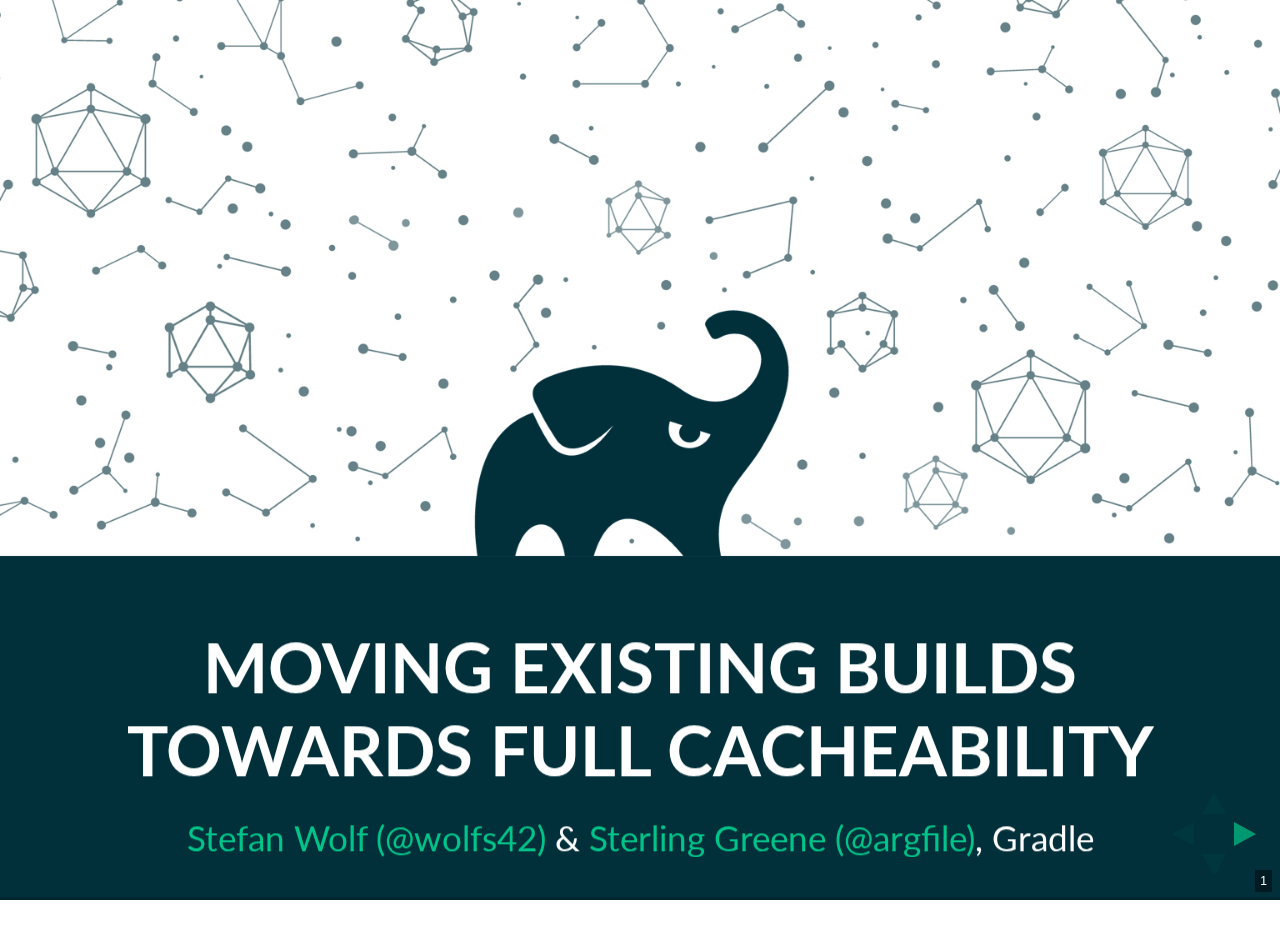
<file: index.html>
<!DOCTYPE html><html lang="en"><head><meta charset="utf-8" /><title>Moving Existing Builds Towards Full Cacheability</title><meta content="yes" name="apple-mobile-web-app-capable" /><meta content="black-translucent" name="apple-mobile-web-app-status-bar-style" /><meta content="width=device-width, initial-scale=1.0, maximum-scale=1.0, user-scalable=no, minimal-ui" name="viewport" /><link href="reveal.js/css/reveal.css" rel="stylesheet" /><link rel="stylesheet" href="reveal.js/css/theme/summit.css" id="theme" /><link rel="stylesheet" href="https://cdnjs.cloudflare.com/ajax/libs/font-awesome/4.3.0/css/font-awesome.min.css" /><link href="reveal.js/lib/css/zenburn.css" rel="stylesheet" /><script>document.write( '<link rel="stylesheet" href="reveal.js/css/print/' + ( window.location.search.match( /print-pdf/gi ) ? 'pdf' : 'paper' ) + '.css" type="text/css" media="print">' );</script><link rel="stylesheet" type="text/css" href="reveal.js/css/theme/asciinema-player.css" />
<link rel="stylesheet" type="text/css" href="reveal.js/css/theme/github-gist.css" />
<script src="reveal.js/css/theme/asciinema-player.js"></script></head><body><div class="reveal"><div class="slides"><section class="title" data-state="title" data-transition="zoom" data-transition-speed="fast" data-background-image="./images/title.jpeg"><h1>Moving Existing Builds Towards Full Cacheability</h1><div class="preamble"><div class="paragraph"><p><a href="https://twitter.com/wolfs42">Stefan Wolf (@wolfs42)</a> &amp; <a href="https://twitter.com/argfile">Sterling Greene (@argfile)</a>, Gradle</p></div></div></section>
<section id="agenda"><h2>Agenda</h2><div class="ulist"><ul><li><p>Quick overview of the build cache</p></li><li><p>Build cache concepts</p></li><li><p>Demos</p></li><li><p>Q&amp;A</p></li></ul></div></section>
<section><section id="build-cache"><h2>Build cache</h2></section><section id="what-is-it"><h2>What is it?</h2><div class="ulist"><ul><li><p>Released with Gradle 3.5</p></li><li><p>Stable for Java in 4.0</p></li><li><p>Uniquely identifies outputs of tasks by inputs</p><div class="ulist"><ul><li><p>Keeps them in a local cache</p></li><li><p>Shares them with a remote cache (provided by <a href="https://gradle.com/build-cache">Gradle Enterprise</a>)</p></li></ul></div></li></ul></div></section><section id="how-does-it-help"><h2>How does it help?</h2><div class="ulist"><ul><li><p>Save time by reusing outputs from other builds</p><div class="ulist"><ul><li><p>On your machine</p></li><li><p>On CI</p></li></ul></div></li><li><p>Our build saves <a href="https://blog.gradle.org/introducing-gradle-build-cache">25% on average</a>, but YMMV.</p></li></ul></div></section></section>
<section><section id="build-cache-concepts"><h2>Build Cache Concepts</h2></section><section id="build-cache-key"><h2>Build cache key</h2><div class="ulist"><ul><li><p>Build cache key is calculated using</p><div class="ulist"><ul><li><p>Task implementation (including Gradle version)</p></li><li><p>Task action implementations</p></li><li><p>Names of the output properties</p></li><li><p>Names and values of task inputs</p></li></ul></div></li><li><p><strong>NOTE</strong>: Task name is not an input</p></li></ul></div></section><section id="relationship-with-incremental-builds"><h2>Relationship with incremental builds</h2><div class="ulist"><ul><li><p>First, get reliable incremental builds</p></li><li><p>Next, get cacheable builds</p></li><li><p>Cacheable tasks require additional information for path sensitivity</p></li></ul></div></section><section id="repeatable-outputs"><h2>Repeatable outputs</h2><div class="ulist"><ul><li><p>Same inputs should produce same outputs</p></li><li><p>May be byte-for-byte equivalent</p></li><li><p>May be semantically equivalent (with normalization)</p></li></ul></div></section><section id="stable-inputs"><h2>Stable inputs</h2><div class="ulist"><ul><li><p>Inputs need to be <em>stable</em> for reliable cache hits</p></li><li><p>Typical sources of volatility in files or input properties:</p><div class="ulist"><ul><li><p>Timestamps</p></li><li><p>Absolute file paths</p></li><li><p>Non-determinstic ordering</p></li></ul></div></li></ul></div></section><section id="normalization"><h2>Normalization</h2><div class="ulist"><ul><li><p><code>@InputFiles</code>&#8201;&#8212;&#8201;no normalization</p></li><li><p><code>@CompileClasspath</code>&#8201;&#8212;&#8201;Extracts ABI from classes (<a href="https://summit.gradle.com/session/39175">Cedric&#8217;s talk, 4:40 PM</a>)</p></li><li><p><code>@Classpath</code>&#8201;&#8212;&#8201;treats files as a runtime Java classpath</p></li><li><p>Configurable runtime normalization to ignore files</p></li></ul></div></section></section>
<section><section id="demos"><h2>Demos</h2><div class="paragraph"><p><a href="https://github.com/wolfs/summit-2017-examples" class="bare">https://github.com/wolfs/summit-2017-examples</a></p></div></section><section id="incremental-build"><h2>Incremental build</h2></section><section id="caching-same-workspace"><h2>Caching same workspace</h2></section><section id="missing-task-inputs"><h2>Missing task inputs</h2></section><section id="caching-different-workspace"><h2>Caching different workspace</h2></section></section>
<section id="questions" data-background-image="./images/questions.jpg" data-background-size="cover"></section>
<section id="more-resources"><h2>More resources</h2><div class="ulist"><ul><li><p>Slides:</p><div class="ulist"><ul><li><p><a href="https://github.com/big-guy/gs-2017-cacheability" class="bare">https://github.com/big-guy/gs-2017-cacheability</a></p></li></ul></div></li><li><p>Build Cache Guide:</p><div class="ulist"><ul><li><p><a href="https://guides.gradle.org/using-build-cache" class="bare">https://guides.gradle.org/using-build-cache</a></p></li></ul></div></li><li><p>Gradle Enterprise:</p><div class="ulist"><ul><li><p><a href="https://gradle.com/build-cache" class="bare">https://gradle.com/build-cache</a></p></li></ul></div></li></ul></div>
<div class="paragraph"><p>Learn more at <a href="https://gradle.org">www.gradle.org</a></p></div></section>
<section id="thanks" data-background-image="./images/outro.jpeg" data-background-size="cover"></section></div></div><script src="reveal.js/lib/js/head.min.js"></script><script src="reveal.js/js/reveal.js"></script><script>// See https://github.com/hakimel/reveal.js#configuration for a full list of configuration options
Reveal.initialize({
  // Display controls in the bottom right corner
  controls: true,
  // Display a presentation progress bar
  progress: true,
  // Display the page number of the current slide
  slideNumber: true,
  // Push each slide change to the browser history
  history: true,
  // Enable keyboard shortcuts for navigation
  keyboard: true,
  // Enable the slide overview mode
  overview: true,
  // Vertical centering of slides
  center: true,
  // Enables touch navigation on devices with touch input
  touch: true,
  // Loop the presentation
  loop: false,
  // Change the presentation direction to be RTL
  rtl: false,
  // Turns fragments on and off globally
  fragments: true,
  // Flags if the presentation is running in an embedded mode,
  // i.e. contained within a limited portion of the screen
  embedded: false,
  // Number of milliseconds between automatically proceeding to the
  // next slide, disabled when set to 0, this value can be overwritten
  // by using a data-autoslide attribute on your slides
  autoSlide: 0,
  // Stop auto-sliding after user input
  autoSlideStoppable: true,
  // Enable slide navigation via mouse wheel
  mouseWheel: false,
  // Hides the address bar on mobile devices
  hideAddressBar: true,
  // Opens links in an iframe preview overlay
  previewLinks: false,
  // Theme (e.g., beige, black, league, night, serif, simple, sky, solarized, white)
  // NOTE setting the theme in the config no longer works in reveal.js 3.x
  //theme: Reveal.getQueryHash().theme || 'summit',
  // Transition style (e.g., none, fade, slide, convex, concave, zoom)
  transition: Reveal.getQueryHash().transition || 'linear',
  // Transition speed (e.g., default, fast, slow)
  transitionSpeed: 'default',
  // Transition style for full page slide backgrounds (e.g., none, fade, slide, convex, concave, zoom)
  backgroundTransition: 'fade',
  // Number of slides away from the current that are visible
  viewDistance: 3,
  // Parallax background image (e.g., "'https://s3.amazonaws.com/hakim-static/reveal-js/reveal-parallax-1.jpg'")
  parallaxBackgroundImage: '',
  // Parallax background size in CSS syntax (e.g., "2100px 900px")
  parallaxBackgroundSize: '',

  // The "normal" size of the presentation, aspect ratio will be preserved
  // when the presentation is scaled to fit different resolutions. Can be
  // specified using percentage units.
  width: 960,
  height: 700,

  // Factor of the display size that should remain empty around the content
  margin: 0.1,

  // Bounds for smallest/largest possible scale to apply to content
  minScale: 0.2,
  maxScale: 1.5,

  // Optional libraries used to extend on reveal.js
  dependencies: [
      { src: 'reveal.js/lib/js/classList.js', condition: function() { return !document.body.classList; } },
      { src: 'reveal.js/plugin/markdown/marked.js', condition: function() { return !!document.querySelector( '[data-markdown]' ); } },
      { src: 'reveal.js/plugin/markdown/markdown.js', condition: function() { return !!document.querySelector( '[data-markdown]' ); } },
      { src: 'reveal.js/plugin/highlight/highlight.js', async: true, callback: function() { hljs.initHighlightingOnLoad(); } },
      { src: 'reveal.js/plugin/zoom-js/zoom.js', async: true, condition: function() { return !!document.body.classList; } },
      { src: 'reveal.js/plugin/notes/notes.js', async: true, condition: function() { return !!document.body.classList; } }
  ]
});</script><div id="footer">
  <div style="width:100%">
     <div style="display:inline">Moving Existing Builds towards Full Cacheability - @gradle</div>
     <div style="display:inline; position:absolute; right: 50px;"><img src="images/gradle-logo-min.png"></div>
  </div>
</div></body></html>
</file>
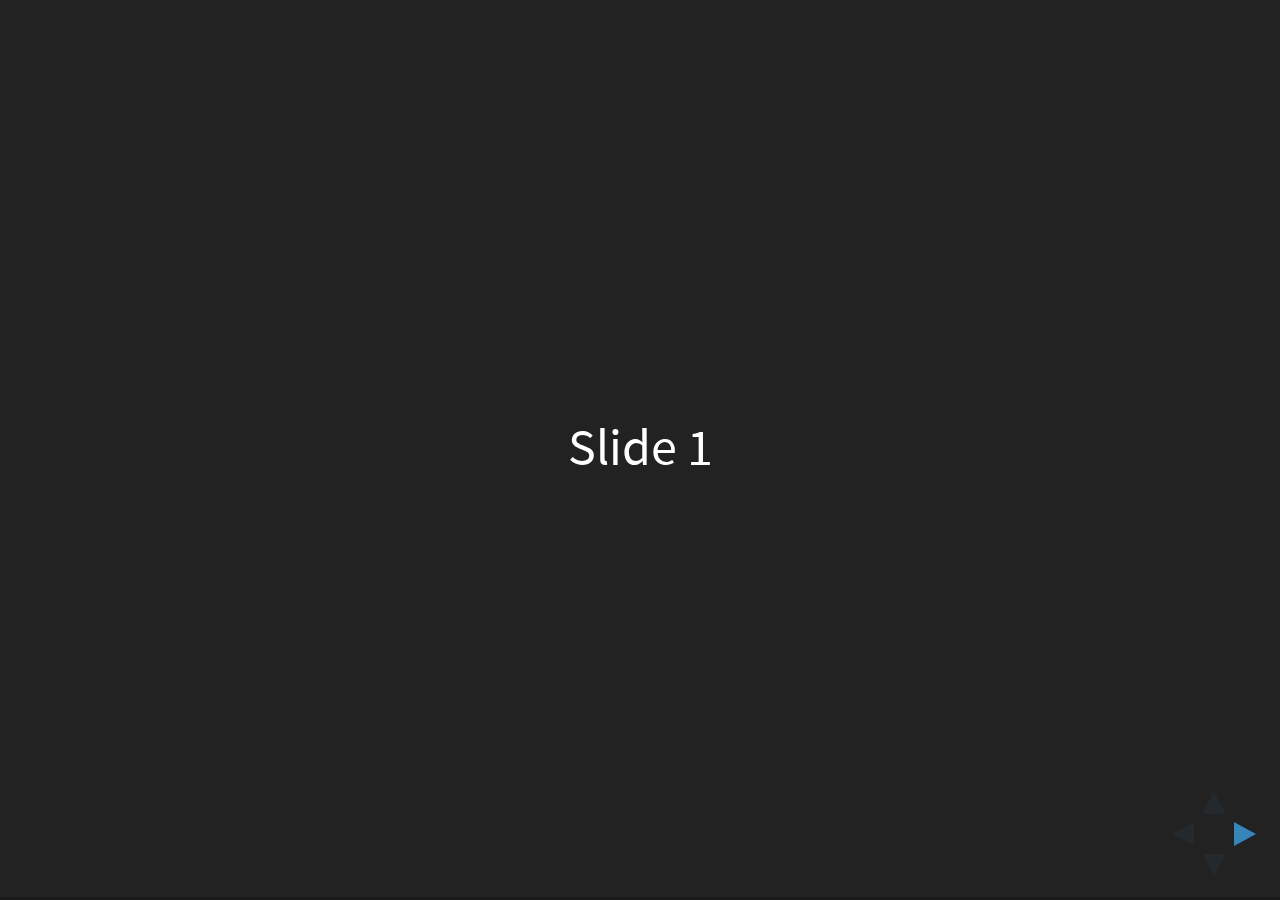
<file: reveal.js/index.html>
<!doctype html>
<html>
	<head>
		<meta charset="utf-8">
		<meta name="viewport" content="width=device-width, initial-scale=1.0, maximum-scale=1.0, user-scalable=no">

		<title>reveal.js</title>

		<link rel="stylesheet" href="css/reveal.css">
		<link rel="stylesheet" href="css/theme/black.css">

		<!-- Theme used for syntax highlighting of code -->
		<link rel="stylesheet" href="lib/css/zenburn.css">

		<!-- Printing and PDF exports -->
		<script>
			var link = document.createElement( 'link' );
			link.rel = 'stylesheet';
			link.type = 'text/css';
			link.href = window.location.search.match( /print-pdf/gi ) ? 'css/print/pdf.css' : 'css/print/paper.css';
			document.getElementsByTagName( 'head' )[0].appendChild( link );
		</script>
	</head>
	<body>
		<div class="reveal">
			<div class="slides">
				<section>Slide 1</section>
				<section>Slide 2</section>
			</div>
		</div>

		<script src="lib/js/head.min.js"></script>
		<script src="js/reveal.js"></script>

		<script>
			// More info about config & dependencies:
			// - https://github.com/hakimel/reveal.js#configuration
			// - https://github.com/hakimel/reveal.js#dependencies
			Reveal.initialize({
				dependencies: [
					{ src: 'plugin/markdown/marked.js' },
					{ src: 'plugin/markdown/markdown.js' },
					{ src: 'plugin/notes/notes.js', async: true },
					{ src: 'plugin/highlight/highlight.js', async: true, callback: function() { hljs.initHighlightingOnLoad(); } }
				]
			});
		</script>
	</body>
</html>
</file>
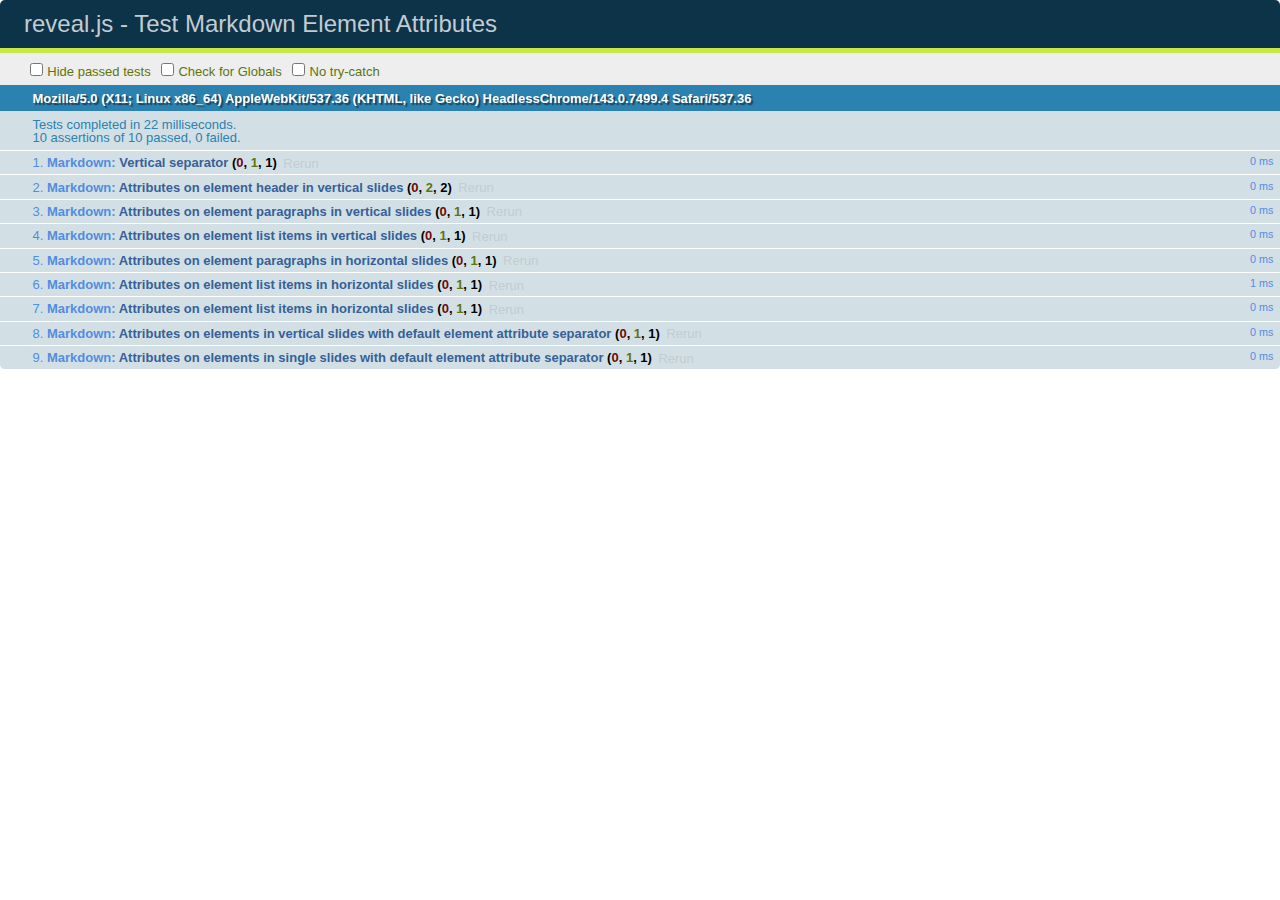
<file: reveal.js/test/test-markdown-element-attributes.html>
<!doctype html>
<html lang="en">

	<head>
		<meta charset="utf-8">

		<title>reveal.js - Test Markdown Element Attributes</title>

		<link rel="stylesheet" href="../css/reveal.css">
		<link rel="stylesheet" href="qunit-1.12.0.css">
	</head>

	<body style="overflow: auto;">

		<div id="qunit"></div>
		<div id="qunit-fixture"></div>

		<div class="reveal" style="display: none;">

			<div class="slides">

				<!-- <section data-markdown="example.md" data-separator="^\n\n\n" data-separator-vertical="^\n\n"></section> -->

				<!-- Slides are separated by newline + three dashes + newline, vertical slides identical but two dashes -->
				<section data-markdown data-separator="^\n---\n$" data-separator-vertical="^\n--\n$" data-element-attributes="{_\s*?([^}]+?)}">>
					<script type="text/template">
						## Slide 1.1
						<!-- {_class="fragment fade-out" data-fragment-index="1"} -->

						--

						## Slide 1.2
						<!-- {_class="fragment shrink"} -->

						Paragraph 1
						<!-- {_class="fragment grow"} -->

						Paragraph 2
						<!-- {_class="fragment grow"} -->

						- list item 1 <!-- {_class="fragment grow"} -->
						- list item 2 <!-- {_class="fragment grow"} -->
						- list item 3 <!-- {_class="fragment grow"} -->


						---

						## Slide 2


						Paragraph 1.2  
						multi-line <!-- {_class="fragment highlight-red"} -->

						Paragraph 2.2 <!-- {_class="fragment highlight-red"} -->

						Paragraph 2.3 <!-- {_class="fragment highlight-red"} -->

						Paragraph 2.4 <!-- {_class="fragment highlight-red"} -->

						- list item 1 <!-- {_class="fragment highlight-green"} -->
						- list item 2<!-- {_class="fragment highlight-green"} -->
						- list item 3<!-- {_class="fragment highlight-green"} -->
						- list item 4
						<!-- {_class="fragment highlight-green"} -->
						- list item 5<!-- {_class="fragment highlight-green"} -->

						Test

						![Example Picture](examples/assets/image2.png)
						<!-- {_class="reveal stretch"} -->

					</script>
				</section>



				<section 	data-markdown data-separator="^\n\n\n"
									data-separator-vertical="^\n\n"
									data-separator-notes="^Note:"
									data-charset="utf-8">
					<script type="text/template">
						# Test attributes in Markdown with default separator
						## Slide 1 Def <!-- .element: class="fragment highlight-red" data-fragment-index="1" -->


						## Slide 2 Def
						<!-- .element: class="fragment highlight-red" -->

					</script>
				</section>

				<section data-markdown>
				  <script type="text/template">
					## Hello world
					A paragraph
					<!-- .element: class="fragment highlight-blue" -->
				  </script>
				</section>

				<section data-markdown>
				  <script type="text/template">
					## Hello world

					Multiple  
					Line
					<!-- .element: class="fragment highlight-blue" -->
				  </script>
				</section>

				<section data-markdown>
				  <script type="text/template">
					## Hello world

					Test<!-- .element: class="fragment highlight-blue" -->

					More Test
				  </script>
				</section>


			</div>

		</div>

		<script src="../lib/js/head.min.js"></script>
		<script src="../js/reveal.js"></script>
		<script src="../plugin/markdown/marked.js"></script>
		<script src="../plugin/markdown/markdown.js"></script>
		<script src="qunit-1.12.0.js"></script>

		<script src="test-markdown-element-attributes.js"></script>

	</body>
</html>
</file>
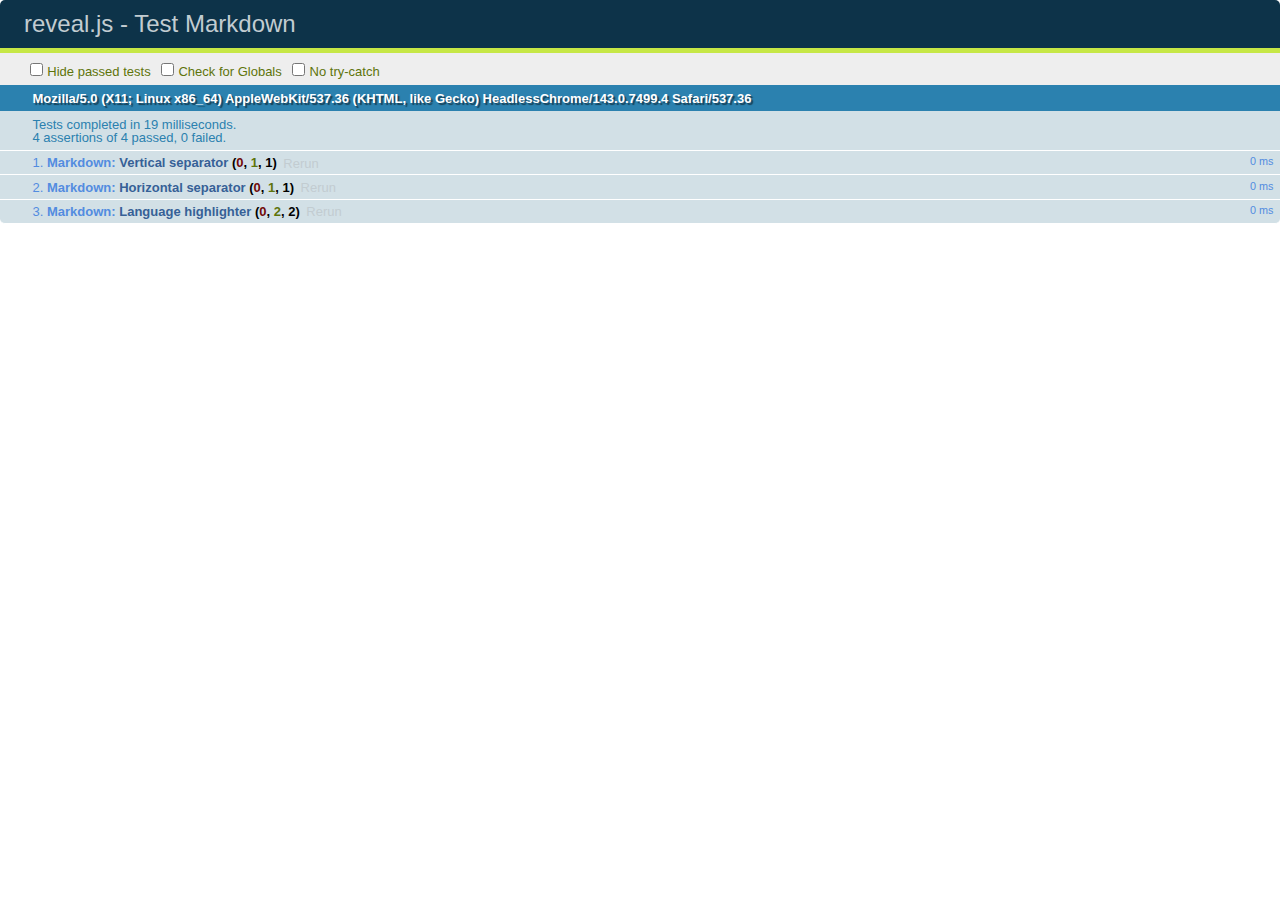
<file: reveal.js/test/test-markdown-external.html>
<!doctype html>
<html lang="en">

	<head>
		<meta charset="utf-8">

		<title>reveal.js - Test Markdown</title>

		<link rel="stylesheet" href="../css/reveal.css">
		<link rel="stylesheet" href="qunit-1.12.0.css">
	</head>

	<body style="overflow: auto;">

		<div id="qunit"></div>
  		<div id="qunit-fixture"></div>

		<div class="reveal" style="display: none;">

			<div class="slides">
				<section data-markdown="simple.md" data-separator="^\n\n\n" data-separator-vertical="^\n\n"></section>
			</div>

		</div>

		<script src="../lib/js/head.min.js"></script>
		<script src="../js/reveal.js"></script>
		<script src="../plugin/highlight/highlight.js"></script>
		<script src="../plugin/markdown/marked.js"></script>
		<script src="../plugin/markdown/markdown.js"></script>
		<script src="qunit-1.12.0.js"></script>

		<script src="test-markdown-external.js"></script>

	</body>
</html>
</file>
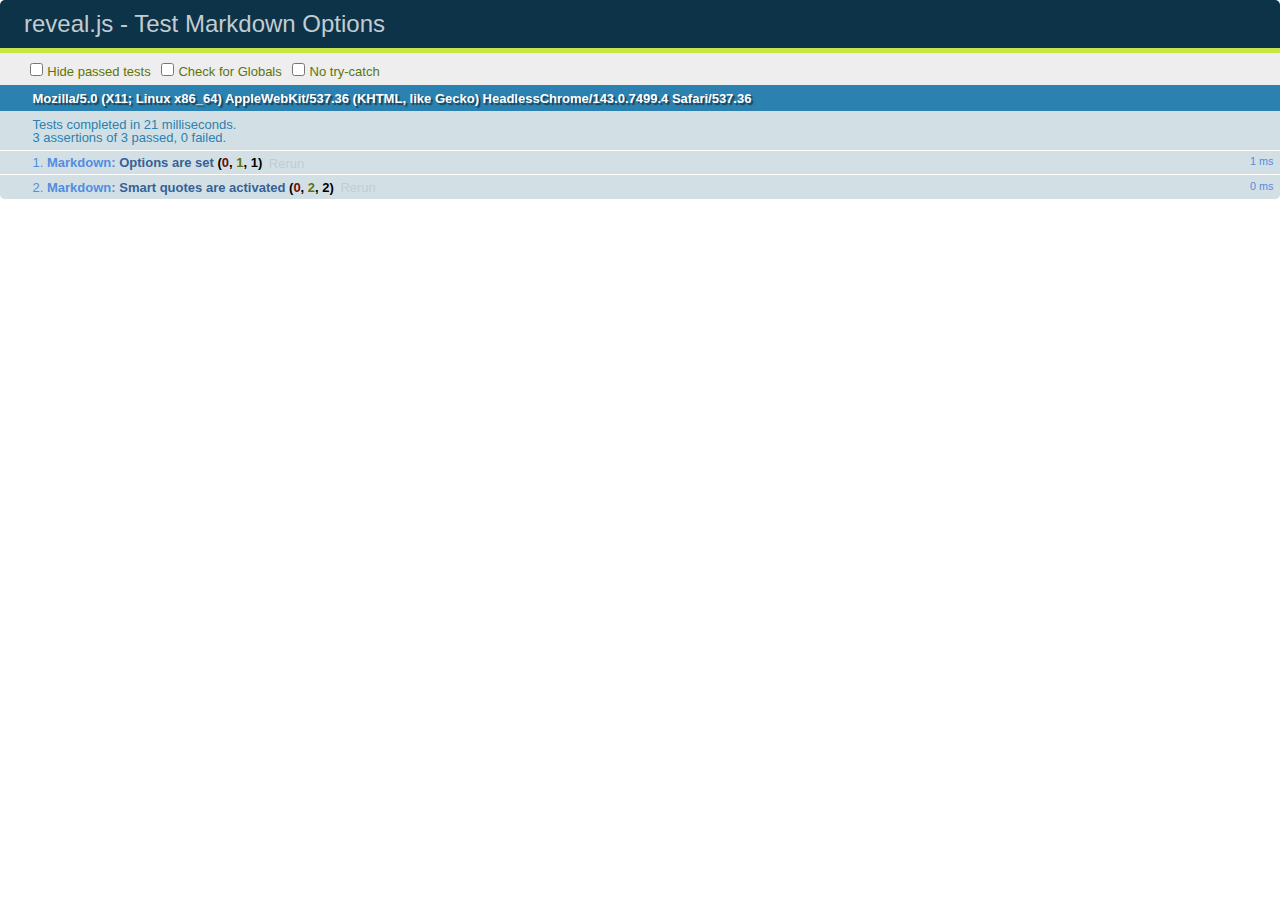
<file: reveal.js/test/test-markdown-options.html>
<!doctype html>
<html lang="en">

	<head>
		<meta charset="utf-8">

		<title>reveal.js - Test Markdown Options</title>

		<link rel="stylesheet" href="../css/reveal.css">
		<link rel="stylesheet" href="qunit-1.12.0.css">
	</head>

	<body style="overflow: auto;">

		<div id="qunit"></div>
		<div id="qunit-fixture"></div>

		<div class="reveal" style="display: none;">

			<div class="slides">

				<section data-markdown>
					<script type="text/template">
						## Testing Markdown Options

						This "slide" should contain 'smart' quotes.
					</script>
				</section>

			</div>

		</div>

		<script src="../lib/js/head.min.js"></script>
		<script src="../js/reveal.js"></script>
		<script src="qunit-1.12.0.js"></script>

		<script src="test-markdown-options.js"></script>

	</body>
</html>
</file>
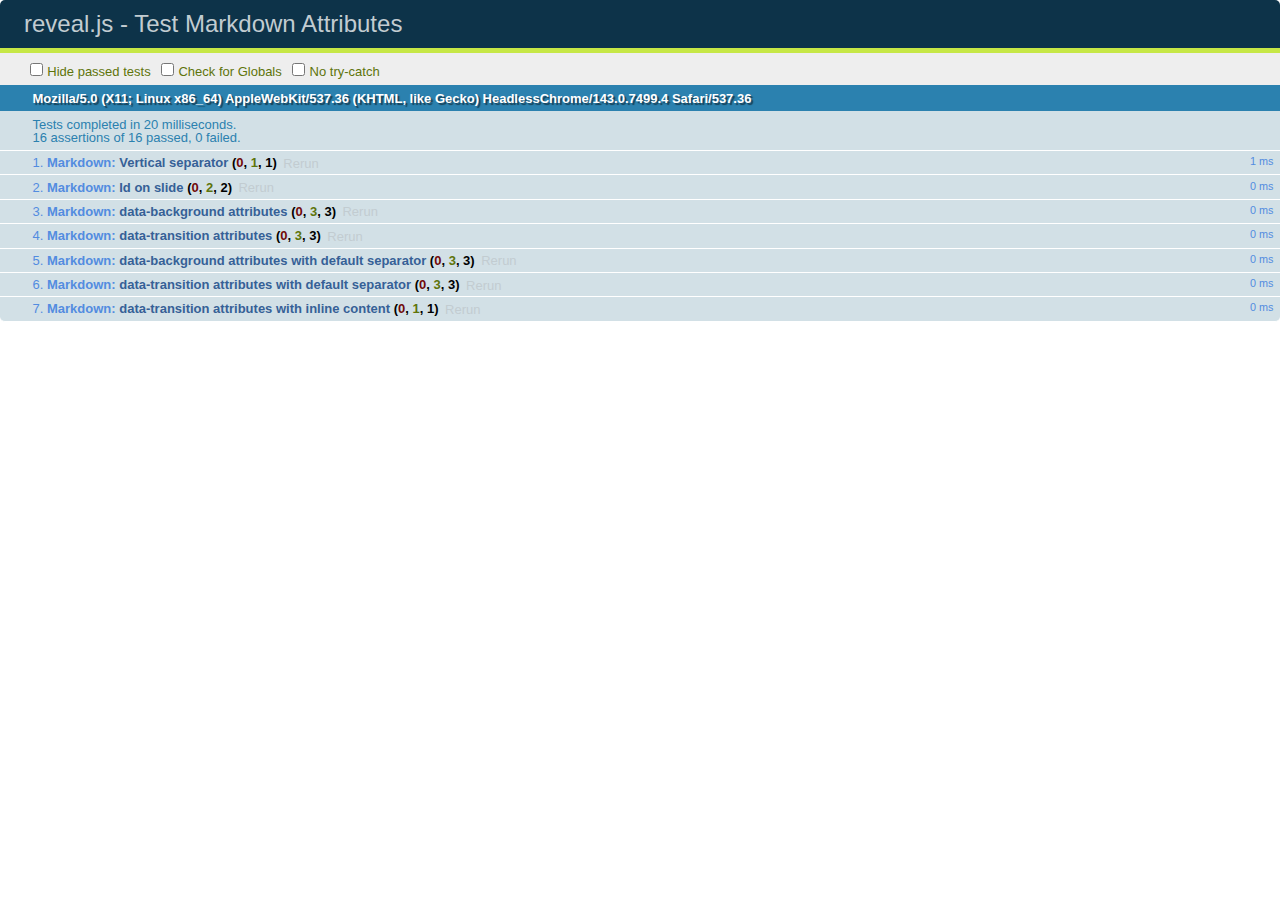
<file: reveal.js/test/test-markdown-slide-attributes.html>
<!doctype html>
<html lang="en">

	<head>
		<meta charset="utf-8">

		<title>reveal.js - Test Markdown Attributes</title>

		<link rel="stylesheet" href="../css/reveal.css">
		<link rel="stylesheet" href="qunit-1.12.0.css">
	</head>

	<body style="overflow: auto;">

		<div id="qunit"></div>
		<div id="qunit-fixture"></div>

		<div class="reveal" style="display: none;">

			<div class="slides">

				<!-- <section data-markdown="example.md" data-separator="^\n\n\n" data-separator-vertical="^\n\n"></section> -->

				<!-- Slides are separated by three lines, vertical slides by two lines, attributes are one any line starting with (spaces and) two dashes -->
				<section 	data-markdown data-separator="^\n\n\n"
									data-separator-vertical="^\n\n"
									data-separator-notes="^Note:"
									data-attributes="--\s(.*?)$"
									data-charset="utf-8">
					<script type="text/template">
						# Test attributes in Markdown
						## Slide 1



						## Slide 2
						<!-- -- id="slide2" data-transition="zoom" data-background="#A0C66B" -->


						## Slide 2.1
						<!-- -- data-background="#ff0000" data-transition="fade" -->


						## Slide 2.2
						[Link to Slide2](#/slide2)



						## Slide 3
						<!-- -- data-transition="zoom" data-background="#C6916B" -->



						## Slide 4
					</script>
				</section>

				<section 	data-markdown data-separator="^\n\n\n"
									data-separator-vertical="^\n\n"
									data-separator-notes="^Note:"
									data-charset="utf-8">
					<script type="text/template">
						# Test attributes in Markdown with default separator
						## Slide 1 Def



						## Slide 2 Def
						<!-- .slide: id="slide2def" data-transition="concave" data-background="#A7C66B" -->


						## Slide 2.1 Def
						<!-- .slide: data-background="#f70000" data-transition="page" -->


						## Slide 2.2 Def
						[Link to Slide2](#/slide2def)



						## Slide 3 Def
						<!-- .slide: data-transition="concave" data-background="#C7916B" -->



						## Slide 4
					</script>
				</section>

				<section data-markdown>
					<script type="text/template">
						<!-- .slide: data-background="#ff0000" -->
						## Hello world
					</script>
				</section>

				<section data-markdown>
					<script type="text/template">
						## Hello world
						<!-- .slide: data-background="#ff0000" -->
					</script>
				</section>

				<section data-markdown>
					<script type="text/template">
						## Hello world

						Test
						<!-- .slide: data-background="#ff0000" -->

						More Test
					</script>
				</section>

			</div>

		</div>

		<script src="../lib/js/head.min.js"></script>
		<script src="../js/reveal.js"></script>
		<script src="../plugin/markdown/marked.js"></script>
		<script src="../plugin/markdown/markdown.js"></script>
		<script src="qunit-1.12.0.js"></script>

		<script src="test-markdown-slide-attributes.js"></script>

	</body>
</html>
</file>
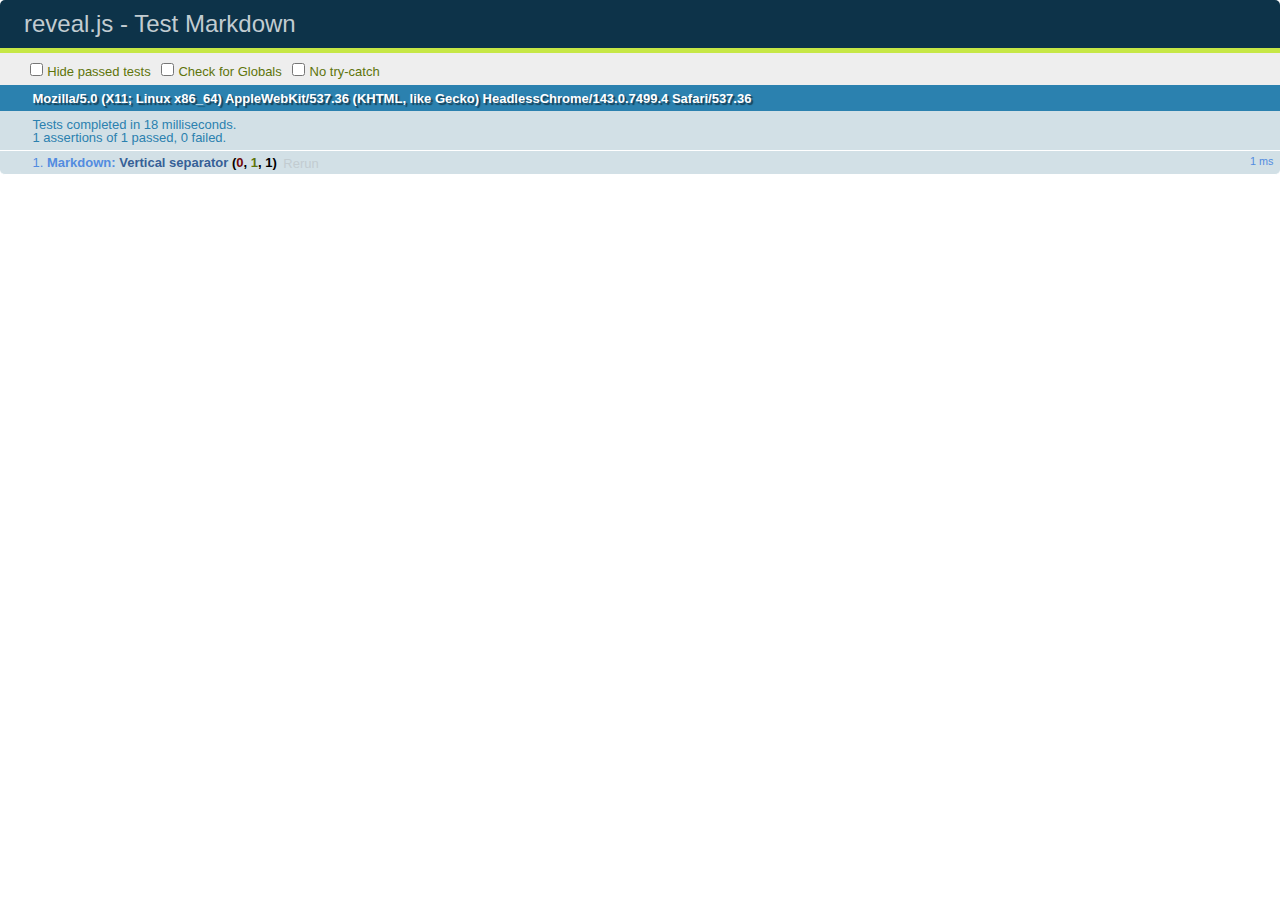
<file: reveal.js/test/test-markdown.html>
<!doctype html>
<html lang="en">

	<head>
		<meta charset="utf-8">

		<title>reveal.js - Test Markdown</title>

		<link rel="stylesheet" href="../css/reveal.css">
		<link rel="stylesheet" href="qunit-1.12.0.css">
	</head>

	<body style="overflow: auto;">

		<div id="qunit"></div>
		<div id="qunit-fixture"></div>

		<div class="reveal" style="display: none;">

			<div class="slides">

				<!-- <section data-markdown="example.md" data-separator="^\n\n\n" data-separator-vertical="^\n\n"></section> -->

				<!-- Slides are separated by newline + three dashes + newline, vertical slides identical but two dashes -->
				<section data-markdown data-separator="^\n---\n$" data-separator-vertical="^\n--\n$">
					<script type="text/template">
						## Slide 1.1

						--

						## Slide 1.2

						---

						## Slide 2
					</script>
				</section>

			</div>

		</div>

		<script src="../lib/js/head.min.js"></script>
		<script src="../js/reveal.js"></script>
		<script src="../plugin/markdown/marked.js"></script>
		<script src="../plugin/markdown/markdown.js"></script>
		<script src="qunit-1.12.0.js"></script>

		<script src="test-markdown.js"></script>

	</body>
</html>
</file>
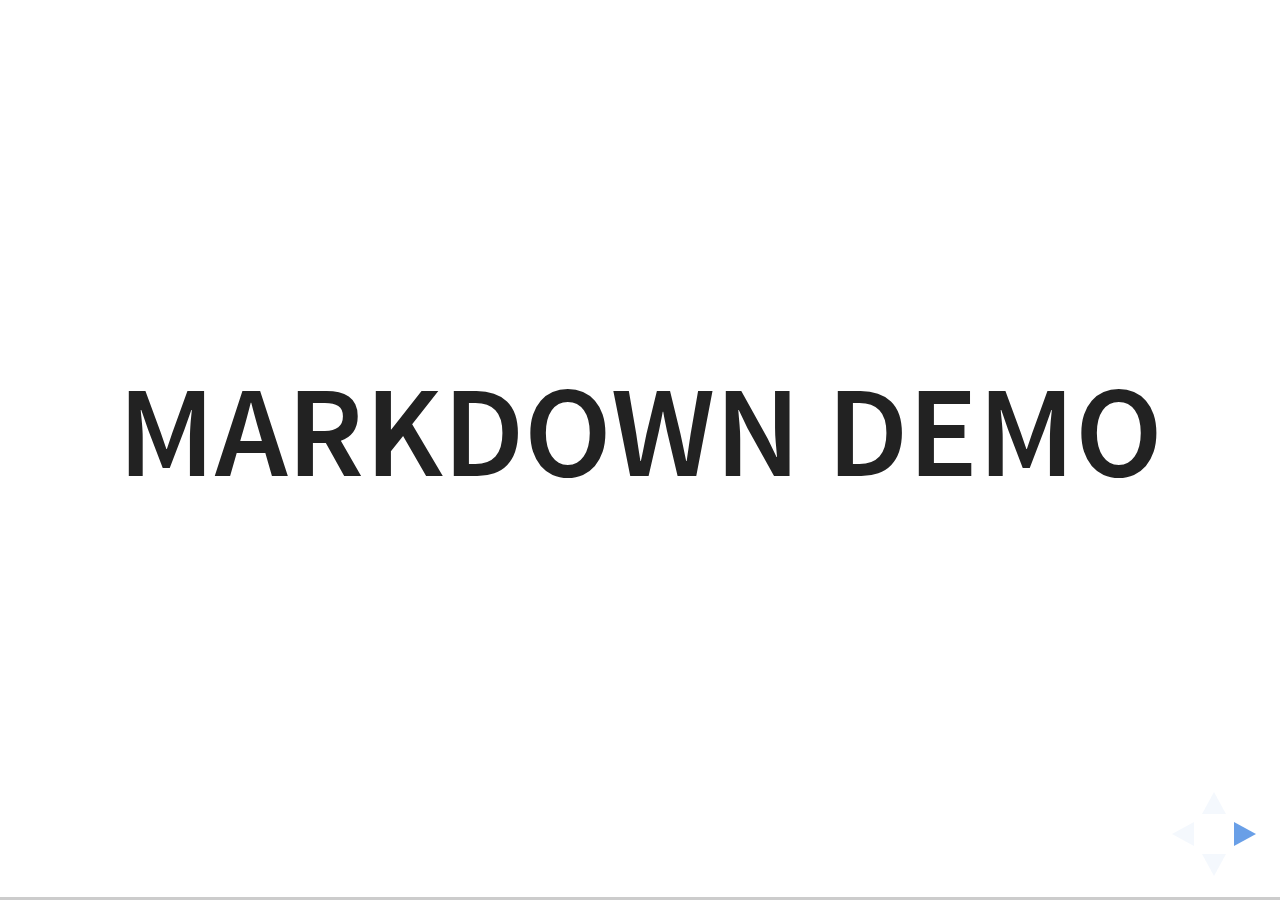
<file: reveal.js/plugin/markdown/example.html>
<!doctype html>
<html lang="en">

	<head>
		<meta charset="utf-8">

		<title>reveal.js - Markdown Demo</title>

		<link rel="stylesheet" href="../../css/reveal.css">
		<link rel="stylesheet" href="../../css/theme/white.css" id="theme">

        <link rel="stylesheet" href="../../lib/css/zenburn.css">
	</head>

	<body>

		<div class="reveal">

			<div class="slides">

                <!-- Use external markdown resource, separate slides by three newlines; vertical slides by two newlines -->
                <section data-markdown="example.md" data-separator="^\n\n\n" data-separator-vertical="^\n\n"></section>

                <!-- Slides are separated by three dashes (quick 'n dirty regular expression) -->
                <section data-markdown data-separator="---">
                    <script type="text/template">
                        ## Demo 1
                        Slide 1
                        ---
                        ## Demo 1
                        Slide 2
                        ---
                        ## Demo 1
                        Slide 3
                    </script>
                </section>

                <!-- Slides are separated by newline + three dashes + newline, vertical slides identical but two dashes -->
                <section data-markdown data-separator="^\n---\n$" data-separator-vertical="^\n--\n$">
                    <script type="text/template">
                        ## Demo 2
                        Slide 1.1

                        --

                        ## Demo 2
                        Slide 1.2

                        ---

                        ## Demo 2
                        Slide 2
                    </script>
                </section>

                <!-- No "extra" slides, since there are no separators defined (so they'll become horizontal rulers) -->
                <section data-markdown>
                    <script type="text/template">
                        A

                        ---

                        B

                        ---

                        C
                    </script>
                </section>

                <!-- Slide attributes -->
                <section data-markdown>
                    <script type="text/template">
                        <!-- .slide: data-background="#000000" -->
                        ## Slide attributes
                    </script>
                </section>

                <!-- Element attributes -->
                <section data-markdown>
                    <script type="text/template">
                        ## Element attributes
                        - Item 1 <!-- .element: class="fragment" data-fragment-index="2" -->
                        - Item 2 <!-- .element: class="fragment" data-fragment-index="1" -->
                    </script>
                </section>

                <!-- Code -->
                <section data-markdown>
                    <script type="text/template">
                        ```php
                        public function foo()
                        {
                            $foo = array(
                                'bar' => 'bar'
                            )
                        }
                        ```
                    </script>
                </section>

            </div>
		</div>

		<script src="../../lib/js/head.min.js"></script>
		<script src="../../js/reveal.js"></script>

		<script>

			Reveal.initialize({
				controls: true,
				progress: true,
				history: true,
				center: true,

				// Optional libraries used to extend on reveal.js
				dependencies: [
					{ src: '../../lib/js/classList.js', condition: function() { return !document.body.classList; } },
					{ src: 'marked.js', condition: function() { return !!document.querySelector( '[data-markdown]' ); } },
                    { src: 'markdown.js', condition: function() { return !!document.querySelector( '[data-markdown]' ); } },
                    { src: '../highlight/highlight.js', async: true, callback: function() { hljs.initHighlightingOnLoad(); } },
					{ src: '../notes/notes.js' }
				]
			});

		</script>

	</body>
</html>
</file>
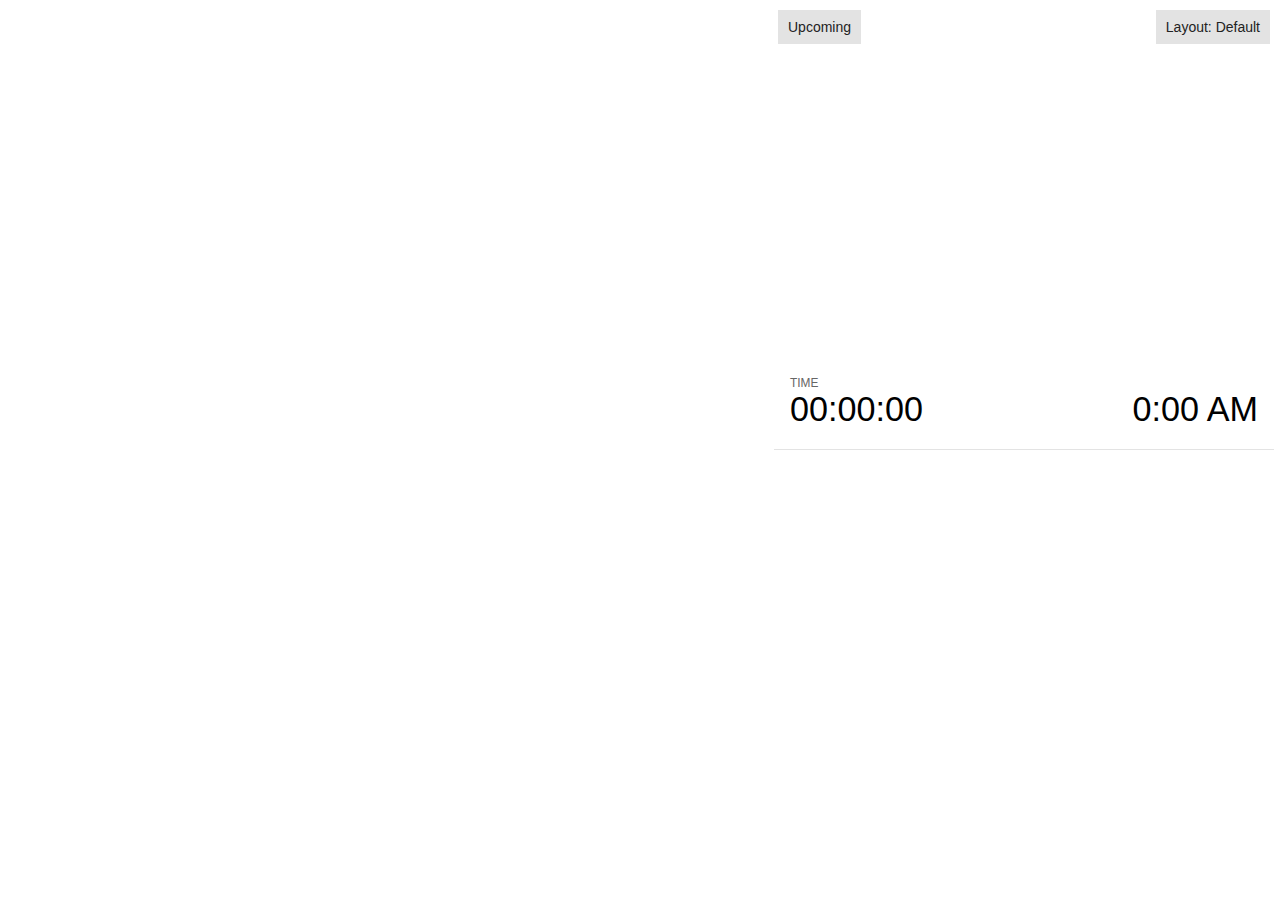
<file: reveal.js/plugin/notes/notes.html>
<!doctype html>
<html lang="en">
	<head>
		<meta charset="utf-8">

		<title>reveal.js - Slide Notes</title>

		<style>
			body {
				font-family: Helvetica;
				font-size: 18px;
			}

			#current-slide,
			#upcoming-slide,
			#speaker-controls {
				padding: 6px;
				box-sizing: border-box;
				-moz-box-sizing: border-box;
			}

			#current-slide iframe,
			#upcoming-slide iframe {
				width: 100%;
				height: 100%;
				border: 1px solid #ddd;
			}

			#current-slide .label,
			#upcoming-slide .label {
				position: absolute;
				top: 10px;
				left: 10px;
				z-index: 2;
			}

			.overlay-element {
				height: 34px;
				line-height: 34px;
				padding: 0 10px;
				text-shadow: none;
				background: rgba( 220, 220, 220, 0.8 );
				color: #222;
				font-size: 14px;
			}

			.overlay-element.interactive:hover {
				background: rgba( 220, 220, 220, 1 );
			}

			#current-slide {
				position: absolute;
				width: 60%;
				height: 100%;
				top: 0;
				left: 0;
				padding-right: 0;
			}

			#upcoming-slide {
				position: absolute;
				width: 40%;
				height: 40%;
				right: 0;
				top: 0;
			}

			/* Speaker controls */
			#speaker-controls {
				position: absolute;
				top: 40%;
				right: 0;
				width: 40%;
				height: 60%;
				overflow: auto;
				font-size: 18px;
			}

				.speaker-controls-time.hidden,
				.speaker-controls-notes.hidden {
					display: none;
				}

				.speaker-controls-time .label,
				.speaker-controls-pace .label,
				.speaker-controls-notes .label {
					text-transform: uppercase;
					font-weight: normal;
					font-size: 0.66em;
					color: #666;
					margin: 0;
				}

				.speaker-controls-time, .speaker-controls-pace {
					border-bottom: 1px solid rgba( 200, 200, 200, 0.5 );
					margin-bottom: 10px;
					padding: 10px 16px;
					padding-bottom: 20px;
					cursor: pointer;
				}

				.speaker-controls-time .reset-button {
					opacity: 0;
					float: right;
					color: #666;
					text-decoration: none;
				}
				.speaker-controls-time:hover .reset-button {
					opacity: 1;
				}

				.speaker-controls-time .timer,
				.speaker-controls-time .clock {
					width: 50%;
				}

				.speaker-controls-time .timer,
				.speaker-controls-time .clock,
				.speaker-controls-time .pacing .hours-value,
				.speaker-controls-time .pacing .minutes-value,
				.speaker-controls-time .pacing .seconds-value {
					font-size: 1.9em;
				}

				.speaker-controls-time .timer {
					float: left;
				}

				.speaker-controls-time .clock {
					float: right;
					text-align: right;
				}

				.speaker-controls-time span.mute {
					opacity: 0.3;
				}

				.speaker-controls-time .pacing-title {
					margin-top: 5px;
				}

				.speaker-controls-time .pacing.ahead {
					color: blue;
				}

				.speaker-controls-time .pacing.on-track {
					color: green;
				}

				.speaker-controls-time .pacing.behind {
					color: red;
				}

				.speaker-controls-notes {
					padding: 10px 16px;
				}

				.speaker-controls-notes .value {
					margin-top: 5px;
					line-height: 1.4;
					font-size: 1.2em;
				}

			/* Layout selector */
			#speaker-layout {
				position: absolute;
				top: 10px;
				right: 10px;
				color: #222;
				z-index: 10;
			}
				#speaker-layout select {
					position: absolute;
					width: 100%;
					height: 100%;
					top: 0;
					left: 0;
					border: 0;
					box-shadow: 0;
					cursor: pointer;
					opacity: 0;

					font-size: 1em;
					background-color: transparent;

					-moz-appearance: none;
					-webkit-appearance: none;
					-webkit-tap-highlight-color: rgba(0, 0, 0, 0);
				}

				#speaker-layout select:focus {
					outline: none;
					box-shadow: none;
				}

			.clear {
				clear: both;
			}

			/* Speaker layout: Wide */
			body[data-speaker-layout="wide"] #current-slide,
			body[data-speaker-layout="wide"] #upcoming-slide {
				width: 50%;
				height: 45%;
				padding: 6px;
			}

			body[data-speaker-layout="wide"] #current-slide {
				top: 0;
				left: 0;
			}

			body[data-speaker-layout="wide"] #upcoming-slide {
				top: 0;
				left: 50%;
			}

			body[data-speaker-layout="wide"] #speaker-controls {
				top: 45%;
				left: 0;
				width: 100%;
				height: 50%;
				font-size: 1.25em;
			}

			/* Speaker layout: Tall */
			body[data-speaker-layout="tall"] #current-slide,
			body[data-speaker-layout="tall"] #upcoming-slide {
				width: 45%;
				height: 50%;
				padding: 6px;
			}

			body[data-speaker-layout="tall"] #current-slide {
				top: 0;
				left: 0;
			}

			body[data-speaker-layout="tall"] #upcoming-slide {
				top: 50%;
				left: 0;
			}

			body[data-speaker-layout="tall"] #speaker-controls {
				padding-top: 40px;
				top: 0;
				left: 45%;
				width: 55%;
				height: 100%;
				font-size: 1.25em;
			}

			/* Speaker layout: Notes only */
			body[data-speaker-layout="notes-only"] #current-slide,
			body[data-speaker-layout="notes-only"] #upcoming-slide {
				display: none;
			}

			body[data-speaker-layout="notes-only"] #speaker-controls {
				padding-top: 40px;
				top: 0;
				left: 0;
				width: 100%;
				height: 100%;
				font-size: 1.25em;
			}

			@media screen and (max-width: 1080px) {
				body[data-speaker-layout="default"] #speaker-controls {
					font-size: 16px;
				}
			}

			@media screen and (max-width: 900px) {
				body[data-speaker-layout="default"] #speaker-controls {
					font-size: 14px;
				}
			}

			@media screen and (max-width: 800px) {
				body[data-speaker-layout="default"] #speaker-controls {
					font-size: 12px;
				}
			}

		</style>
	</head>

	<body>

		<div id="current-slide"></div>
		<div id="upcoming-slide"><span class="overlay-element label">Upcoming</span></div>
		<div id="speaker-controls">
			<div class="speaker-controls-time">
				<h4 class="label">Time <span class="reset-button">Click to Reset</span></h4>
				<div class="clock">
					<span class="clock-value">0:00 AM</span>
				</div>
				<div class="timer">
					<span class="hours-value">00</span><span class="minutes-value">:00</span><span class="seconds-value">:00</span>
				</div>
				<div class="clear"></div>

				<h4 class="label pacing-title" style="display: none">Pacing – Time to finish current slide</h4>
				<div class="pacing" style="display: none">
					<span class="hours-value">00</span><span class="minutes-value">:00</span><span class="seconds-value">:00</span>
				</div>
			</div>

			<div class="speaker-controls-notes hidden">
				<h4 class="label">Notes</h4>
				<div class="value"></div>
			</div>
		</div>
		<div id="speaker-layout" class="overlay-element interactive">
			<span class="speaker-layout-label"></span>
			<select class="speaker-layout-dropdown"></select>
		</div>

		<script src="../../plugin/markdown/marked.js"></script>
		<script>

			(function() {

				var notes,
					notesValue,
					currentState,
					currentSlide,
					upcomingSlide,
					layoutLabel,
					layoutDropdown,
					connected = false;

				var SPEAKER_LAYOUTS = {
					'default': 'Default',
					'wide': 'Wide',
					'tall': 'Tall',
					'notes-only': 'Notes only'
				};

				setupLayout();

				window.addEventListener( 'message', function( event ) {

					var data = JSON.parse( event.data );

					// The overview mode is only useful to the reveal.js instance
					// where navigation occurs so we don't sync it
					if( data.state ) delete data.state.overview;

					// Messages sent by the notes plugin inside of the main window
					if( data && data.namespace === 'reveal-notes' ) {
						if( data.type === 'connect' ) {
							handleConnectMessage( data );
						}
						else if( data.type === 'state' ) {
							handleStateMessage( data );
						}
					}
					// Messages sent by the reveal.js inside of the current slide preview
					else if( data && data.namespace === 'reveal' ) {
						if( /ready/.test( data.eventName ) ) {
							// Send a message back to notify that the handshake is complete
							window.opener.postMessage( JSON.stringify({ namespace: 'reveal-notes', type: 'connected'} ), '*' );
						}
						else if( /slidechanged|fragmentshown|fragmenthidden|paused|resumed/.test( data.eventName ) && currentState !== JSON.stringify( data.state ) ) {

							window.opener.postMessage( JSON.stringify({ method: 'setState', args: [ data.state ]} ), '*' );

						}
					}

				} );

				/**
				 * Called when the main window is trying to establish a
				 * connection.
				 */
				function handleConnectMessage( data ) {

					if( connected === false ) {
						connected = true;

						setupIframes( data );
						setupKeyboard();
						setupNotes();
						setupTimer();
					}

				}

				/**
				 * Called when the main window sends an updated state.
				 */
				function handleStateMessage( data ) {

					// Store the most recently set state to avoid circular loops
					// applying the same state
					currentState = JSON.stringify( data.state );

					// No need for updating the notes in case of fragment changes
					if ( data.notes ) {
						notes.classList.remove( 'hidden' );
						notesValue.style.whiteSpace = data.whitespace;
						if( data.markdown ) {
							notesValue.innerHTML = marked( data.notes );
						}
						else {
							notesValue.innerHTML = data.notes;
						}
					}
					else {
						notes.classList.add( 'hidden' );
					}

					// Update the note slides
					currentSlide.contentWindow.postMessage( JSON.stringify({ method: 'setState', args: [ data.state ] }), '*' );
					upcomingSlide.contentWindow.postMessage( JSON.stringify({ method: 'setState', args: [ data.state ] }), '*' );
					upcomingSlide.contentWindow.postMessage( JSON.stringify({ method: 'next' }), '*' );

				}

				// Limit to max one state update per X ms
				handleStateMessage = debounce( handleStateMessage, 200 );

				/**
				 * Forward keyboard events to the current slide window.
				 * This enables keyboard events to work even if focus
				 * isn't set on the current slide iframe.
				 */
				function setupKeyboard() {

					document.addEventListener( 'keydown', function( event ) {
						currentSlide.contentWindow.postMessage( JSON.stringify({ method: 'triggerKey', args: [ event.keyCode ] }), '*' );
					} );

				}

				/**
				 * Creates the preview iframes.
				 */
				function setupIframes( data ) {

					var params = [
						'receiver',
						'progress=false',
						'history=false',
						'transition=none',
						'autoSlide=0',
						'backgroundTransition=none'
					].join( '&' );

					var urlSeparator = /\?/.test(data.url) ? '&' : '?';
					var hash = '#/' + data.state.indexh + '/' + data.state.indexv;
					var currentURL = data.url + urlSeparator + params + '&postMessageEvents=true' + hash;
					var upcomingURL = data.url + urlSeparator + params + '&controls=false' + hash;

					currentSlide = document.createElement( 'iframe' );
					currentSlide.setAttribute( 'width', 1280 );
					currentSlide.setAttribute( 'height', 1024 );
					currentSlide.setAttribute( 'src', currentURL );
					document.querySelector( '#current-slide' ).appendChild( currentSlide );

					upcomingSlide = document.createElement( 'iframe' );
					upcomingSlide.setAttribute( 'width', 640 );
					upcomingSlide.setAttribute( 'height', 512 );
					upcomingSlide.setAttribute( 'src', upcomingURL );
					document.querySelector( '#upcoming-slide' ).appendChild( upcomingSlide );

				}

				/**
				 * Setup the notes UI.
				 */
				function setupNotes() {

					notes = document.querySelector( '.speaker-controls-notes' );
					notesValue = document.querySelector( '.speaker-controls-notes .value' );

				}

				function getTimings() {

					var slides = Reveal.getSlides();
					var defaultTiming = Reveal.getConfig().defaultTiming;
					if (defaultTiming == null) {
						return null;
					}
					var timings = [];
					for ( var i in slides ) {
						var slide = slides[i];
						var timing = defaultTiming;
						if( slide.hasAttribute( 'data-timing' )) {
							var t = slide.getAttribute( 'data-timing' );
							timing = parseInt(t);
							if( isNaN(timing) ) {
								console.warn("Could not parse timing '" + t + "' of slide " + i + "; using default of " + defaultTiming);
								timing = defaultTiming;
							}
						}
						timings.push(timing);
					}
					return timings;

				}

				/**
				 * Return the number of seconds allocated for presenting
				 * all slides up to and including this one.
				 */
				function getTimeAllocated(timings) {

					var slides = Reveal.getSlides();
					var allocated = 0;
					var currentSlide = Reveal.getSlidePastCount();
					for (var i in slides.slice(0, currentSlide + 1)) {
						allocated += timings[i];
					}
					return allocated;

				}

				/**
				 * Create the timer and clock and start updating them
				 * at an interval.
				 */
				function setupTimer() {

					var start = new Date(),
					timeEl = document.querySelector( '.speaker-controls-time' ),
					clockEl = timeEl.querySelector( '.clock-value' ),
					hoursEl = timeEl.querySelector( '.hours-value' ),
					minutesEl = timeEl.querySelector( '.minutes-value' ),
					secondsEl = timeEl.querySelector( '.seconds-value' ),
					pacingTitleEl = timeEl.querySelector( '.pacing-title' ),
					pacingEl = timeEl.querySelector( '.pacing' ),
					pacingHoursEl = pacingEl.querySelector( '.hours-value' ),
					pacingMinutesEl = pacingEl.querySelector( '.minutes-value' ),
					pacingSecondsEl = pacingEl.querySelector( '.seconds-value' );

					var timings = getTimings();
					if (timings !== null) {
						pacingTitleEl.style.removeProperty('display');
						pacingEl.style.removeProperty('display');
					}

					function _displayTime( hrEl, minEl, secEl, time) {

						var sign = Math.sign(time) == -1 ? "-" : "";
						time = Math.abs(Math.round(time / 1000));
						var seconds = time % 60;
						var minutes = Math.floor( time / 60 ) % 60 ;
						var hours = Math.floor( time / ( 60 * 60 )) ;
						hrEl.innerHTML = sign + zeroPadInteger( hours );
						if (hours == 0) {
							hrEl.classList.add( 'mute' );
						}
						else {
							hrEl.classList.remove( 'mute' );
						}
						minEl.innerHTML = ':' + zeroPadInteger( minutes );
						if (hours == 0 && minutes == 0) {
							minEl.classList.add( 'mute' );
						}
						else {
							minEl.classList.remove( 'mute' );
						}
						secEl.innerHTML = ':' + zeroPadInteger( seconds );
					}

					function _updateTimer() {

						var diff, hours, minutes, seconds,
						now = new Date();

						diff = now.getTime() - start.getTime();

						clockEl.innerHTML = now.toLocaleTimeString( 'en-US', { hour12: true, hour: '2-digit', minute:'2-digit' } );
						_displayTime( hoursEl, minutesEl, secondsEl, diff );
						if (timings !== null) {
							_updatePacing(diff);
						}

					}

					function _updatePacing(diff) {

						var slideEndTiming = getTimeAllocated(timings) * 1000;
						var currentSlide = Reveal.getSlidePastCount();
						var currentSlideTiming = timings[currentSlide] * 1000;
						var timeLeftCurrentSlide = slideEndTiming - diff;
						if (timeLeftCurrentSlide < 0) {
							pacingEl.className = 'pacing behind';
						}
						else if (timeLeftCurrentSlide < currentSlideTiming) {
							pacingEl.className = 'pacing on-track';
						}
						else {
							pacingEl.className = 'pacing ahead';
						}
						_displayTime( pacingHoursEl, pacingMinutesEl, pacingSecondsEl, timeLeftCurrentSlide );

					}

					// Update once directly
					_updateTimer();

					// Then update every second
					setInterval( _updateTimer, 1000 );

					function _resetTimer() {

						if (timings == null) {
							start = new Date();
						}
						else {
							// Reset timer to beginning of current slide
							var slideEndTiming = getTimeAllocated(timings) * 1000;
							var currentSlide = Reveal.getSlidePastCount();
							var currentSlideTiming = timings[currentSlide] * 1000;
							var previousSlidesTiming = slideEndTiming - currentSlideTiming;
							var now = new Date();
							start = new Date(now.getTime() - previousSlidesTiming);
						}
						_updateTimer();

					}

					timeEl.addEventListener( 'click', function() {
						_resetTimer();
						return false;
					} );

				}

				/**
				 * Sets up the speaker view layout and layout selector.
				 */
				function setupLayout() {

					layoutDropdown = document.querySelector( '.speaker-layout-dropdown' );
					layoutLabel = document.querySelector( '.speaker-layout-label' );

					// Render the list of available layouts
					for( var id in SPEAKER_LAYOUTS ) {
						var option = document.createElement( 'option' );
						option.setAttribute( 'value', id );
						option.textContent = SPEAKER_LAYOUTS[ id ];
						layoutDropdown.appendChild( option );
					}

					// Monitor the dropdown for changes
					layoutDropdown.addEventListener( 'change', function( event ) {

						setLayout( layoutDropdown.value );

					}, false );

					// Restore any currently persisted layout
					setLayout( getLayout() );

				}

				/**
				 * Sets a new speaker view layout. The layout is persisted
				 * in local storage.
				 */
				function setLayout( value ) {

					var title = SPEAKER_LAYOUTS[ value ];

					layoutLabel.innerHTML = 'Layout' + ( title ? ( ': ' + title ) : '' );
					layoutDropdown.value = value;

					document.body.setAttribute( 'data-speaker-layout', value );

					// Persist locally
					if( window.localStorage ) {
						window.localStorage.setItem( 'reveal-speaker-layout', value );
					}

				}

				/**
				 * Returns the ID of the most recently set speaker layout
				 * or our default layout if none has been set.
				 */
				function getLayout() {

					if( window.localStorage ) {
						var layout = window.localStorage.getItem( 'reveal-speaker-layout' );
						if( layout ) {
							return layout;
						}
					}

					// Default to the first record in the layouts hash
					for( var id in SPEAKER_LAYOUTS ) {
						return id;
					}

				}

				function zeroPadInteger( num ) {

					var str = '00' + parseInt( num );
					return str.substring( str.length - 2 );

				}

				/**
				 * Limits the frequency at which a function can be called.
				 */
				function debounce( fn, ms ) {

					var lastTime = 0,
						timeout;

					return function() {

						var args = arguments;
						var context = this;

						clearTimeout( timeout );

						var timeSinceLastCall = Date.now() - lastTime;
						if( timeSinceLastCall > ms ) {
							fn.apply( context, args );
							lastTime = Date.now();
						}
						else {
							timeout = setTimeout( function() {
								fn.apply( context, args );
								lastTime = Date.now();
							}, ms - timeSinceLastCall );
						}

					}

				}

			})();

		</script>
	</body>
</html>
</file>
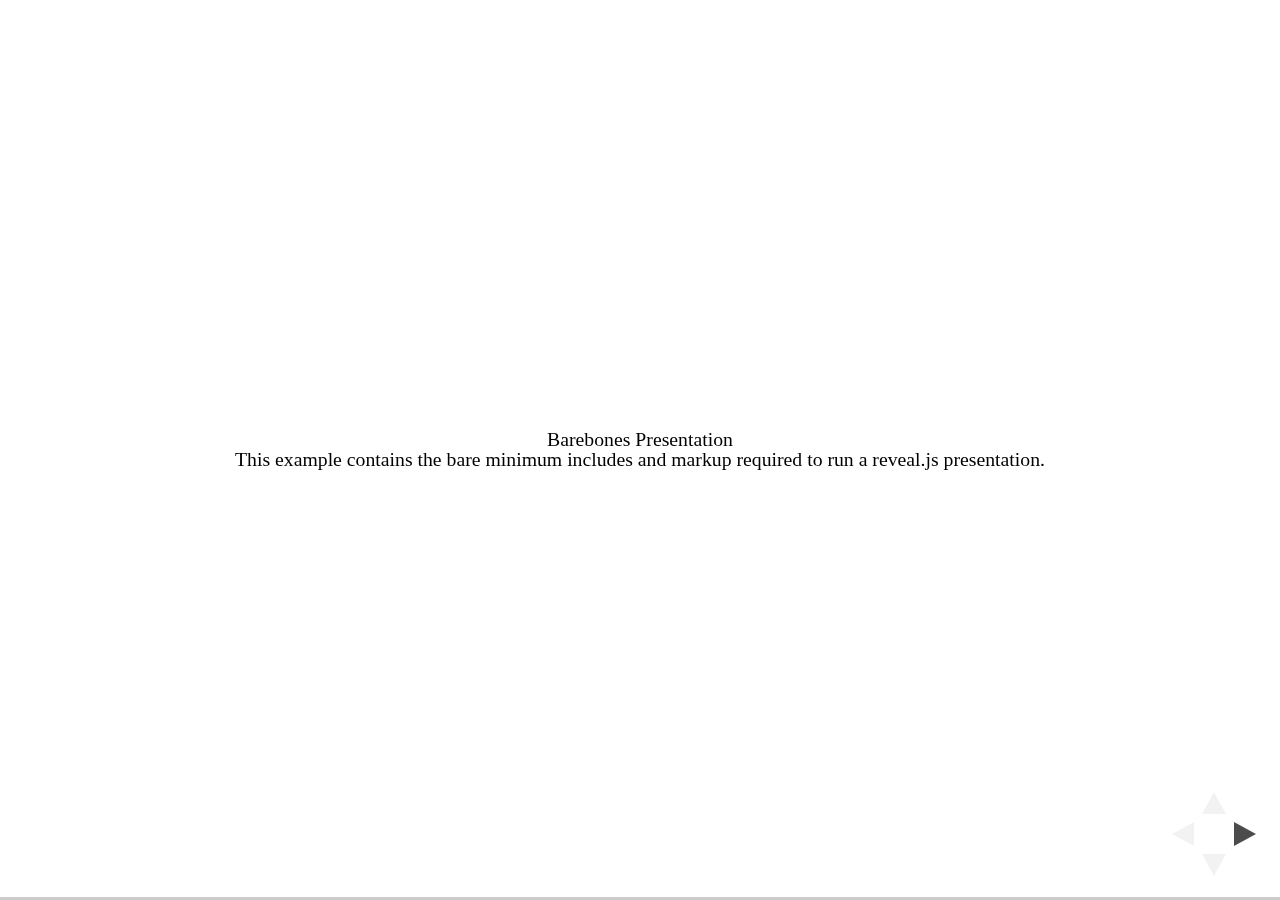
<file: reveal.js/test/examples/barebones.html>
<!doctype html>
<html lang="en">

	<head>
		<meta charset="utf-8">

		<title>reveal.js - Barebones</title>

		<link rel="stylesheet" href="../../css/reveal.css">
	</head>

	<body>

		<div class="reveal">

			<div class="slides">

				<section>
					<h2>Barebones Presentation</h2>
					<p>This example contains the bare minimum includes and markup required to run a reveal.js presentation.</p>
				</section>

				<section>
					<h2>No Theme</h2>
					<p>There's no theme included, so it will fall back on browser defaults.</p>
				</section>

			</div>

		</div>

		<script src="../../js/reveal.js"></script>

		<script>

			Reveal.initialize();

		</script>

	</body>
</html>
</file>
<file: reveal.js/css/theme/summit.css>
/**
 * Beige theme for reveal.js.
 *
 * Copyright (C) 2011-2012 Hakim El Hattab, http://hakim.se
 */
@import url(https://fonts.googleapis.com/css?family=Lato:400,700,400italic,700italic);
/*********************************************
 * GLOBAL STYLES
 *********************************************/
:root {
  --text-color: #02303A;
  --accent-color: #1C7487;
  --accent2-color: #00C489;
  --diagram-color: #23A1C7;
  --selection-color: #FF69B4;
}

body {
  background: white;
  background-color: white;
}

.reveal {
  font-family: "Lato", sans-serif;
  font-size: 2.5em;
  font-weight: 400;
  color: var(--text-color);
}

::selection {
  background: var(--selection-color);
  text-shadow: none;
}

::-moz-selection {
  color: var(--accent2-color);
  background: rgba(79, 64, 28, 0.99);
  text-shadow: none;
}

.reveal .slides > section,
.reveal .slides > section > section {
  line-height: 1.3;
  font-weight: inherit;
}

/*********************************************
 * HEADERS
 *********************************************/
.reveal h1,
.reveal h2,
.reveal h3,
.reveal h4,
.reveal h5,
.reveal h6 {
  margin: 0 0 20px 0;
  color: var(--accent-color);
  font-family: "Lato", sans-serif;
  font-weight: 700;
  line-height: 1.2;
  letter-spacing: normal;
  text-transform: uppercase;
  text-shadow: none;
  word-wrap: break-word;
  -webkit-hyphens:manual;
  -moz-hyphens:manual;
  hyphens:manual;
}

.reveal h1 {
  font-size: 3.5em; }

.reveal h2 {
  font-size: 2em; }

.reveal h3 {
  font-size: 1.5em; }

.reveal h4 {
  font-size: 1em; }

.title section {
  position: absolute;
  -webkit-transform: translate(0, 100%);
}
.title h1, .preamble p {
  color: white;
  text-align: center;
}
.title h1 {
  font-size: 1.5em;
  margin: 0em;
}
.preamble p {
  font-size: 0.75em;
}
.preamble p a {
  color: var(--accent2-color);
}
.title h2 {
  color: var(--accent2-color);
  font-size: 1.5em;
  margin: 0;
}

/*********************************************
 * OTHER
 *********************************************/
.reveal p {
  margin: 20px 0;
  line-height: 1.3; }

/* Ensure certain elements are never larger than the slide itself */
.reveal img,
.reveal video,
.reveal iframe {
  max-width: 95%;
  max-height: 95%; }

.reveal strong,
.reveal b {
  font-weight: bold; }

.reveal em {
  font-style: italic; }

.reveal ol,
.reveal dl,
.reveal ul {
  display: inline-block;
  text-align: left;
  margin: 0 0 0 1em; }

.reveal ol {
  list-style-type: decimal; }

.reveal ul {
  list-style-type: disc; }

.reveal ul ul {
  list-style-type: square; }

.reveal ul ul ul {
  list-style-type: circle; }

.reveal ul ul,
.reveal ul ol,
.reveal ol ol,
.reveal ol ul {
  display: block;
  margin-left: 40px; }

.reveal dt {
  font-weight: bold; }

.reveal dd {
  margin-left: 40px; }

.reveal q,
.reveal blockquote {
  quotes: none; }

.reveal blockquote {
  display: block;
  position: relative;
  width: 70%;
  margin: 20px auto;
  padding: 5px;
  font-style: italic;
  background: rgba(255, 255, 255, 0.05);
  box-shadow: 0px 0px 1em rgba(0, 0, 0, 0.75); }

.reveal blockquote p:first-child,
.reveal blockquote p:last-child {
  display: inline-block; }

.reveal q {
  font-style: italic; }

.reveal pre {
  display: block;
  position: relative;
  width: 90%;
  margin: 20px auto;
  text-align: left;
  font-size: 0.75em;
  font-family: monospace;
  line-height: 1.2em;
  word-wrap: break-word;
  box-shadow: 0 0 1em rgba(0, 0, 0, 0.75); }

.reveal code {
  font-family: monospace; }

.reveal pre code {
  display: block;
  padding: 0.75em;
  overflow: auto;
  max-height: 400px;
  word-wrap: normal; }

.reveal table {
  margin: auto;
  border-collapse: collapse;
  border-spacing: 0; }

.reveal table th {
  font-weight: bold; }

.reveal table th,
.reveal table td {
  text-align: left;
  padding: 0.2em 0.5em 0.2em 0.5em;
  border-bottom: 1px solid;
  vertical-align: middle;
}

.reveal table th[align="center"],
.reveal table td[align="center"] {
  text-align: center; }

.reveal table th[align="right"],
.reveal table td[align="right"] {
  text-align: right; }

.reveal table tbody tr:last-child th,
.reveal table tbody tr:last-child td {
  border-bottom: none; }

.reveal sup {
  vertical-align: super; }

.reveal sub {
  vertical-align: sub; }

.reveal small {
  display: inline-block;
  font-size: 0.6em;
  line-height: 1.2em;
  vertical-align: top; }

.reveal small * {
  vertical-align: top; }

/*********************************************
 * LINKS
 *********************************************/
.reveal a {
  color: var(--accent-color);
  text-decoration: none;
  -webkit-transition: color .15s ease;
  -moz-transition: color .15s ease;
  transition: color .15s ease; }

.reveal a:hover {
  color: var(--accent2-color);
  text-shadow: none;
  border: none; }

.reveal .roll span:after {
  color: var(--text-color);
  background: white; }

/*********************************************
 * IMAGES
 *********************************************/
.reveal section img {
  margin: 15px 0px;
  background: rgba(255, 255, 255, 0.12);
  box-shadow: 0 0 1em rgba(0, 0, 0, 0.5); }

.reveal section img.plain {
  border: 0;
  box-shadow: none; }

.reveal a img {
  -webkit-transition: all .15s linear;
  -moz-transition: all .15s linear;
  transition: all .15s linear; }

.reveal a:hover img {
  background: rgba(255, 255, 255, 0.2);
  box-shadow: 0 0 1.5 rgba(0, 0, 0, 0.75); }

/*********************************************
 * NAVIGATION CONTROLS
 *********************************************/
.reveal .controls .navigate-left,
.reveal .controls .navigate-left.enabled {
  border-right-color: var(--accent2-color); }

.reveal .controls .navigate-right,
.reveal .controls .navigate-right.enabled {
  border-left-color: var(--accent2-color); }

.reveal .controls .navigate-up,
.reveal .controls .navigate-up.enabled {
  border-bottom-color: var(--accent2-color); }

.reveal .controls .navigate-down,
.reveal .controls .navigate-down.enabled {
  border-top-color: var(--accent2-color); }

.reveal .controls .navigate-left.enabled:hover {
  border-right-color: var(--accent2-color); }

.reveal .controls .navigate-right.enabled:hover {
  border-left-color: var(--accent2-color); }

.reveal .controls .navigate-up.enabled:hover {
  border-bottom-color: var(--accent2-color); }

.reveal .controls .navigate-down.enabled:hover {
  border-top-color: var(--accent2-color); }

/*********************************************
 * PROGRESS BAR
 *********************************************/
.reveal .progress {
  background: rgba(0, 0, 0, 0.2); }

.reveal .progress span {
  background: var(--diagram-color);
  -webkit-transition: width 800ms cubic-bezier(0.26, 0.86, 0.44, 0.985);
  -moz-transition: width 800ms cubic-bezier(0.26, 0.86, 0.44, 0.985);
  transition: width 800ms cubic-bezier(0.26, 0.86, 0.44, 0.985); }

.reveal .fa {
  font-family: 'FontAwesome';
  font-style: normal
}
</file>
<file: reveal.js/lib/css/zenburn.css>
/*

Zenburn style from voldmar.ru (c) Vladimir Epifanov <voldmar@voldmar.ru>
based on dark.css by Ivan Sagalaev

*/

.hljs {
  display: block;
  overflow-x: auto;
  padding: 0.5em;
  background: #3f3f3f;
  color: #dcdcdc;
}

.hljs-keyword,
.hljs-selector-tag,
.hljs-tag {
  color: #e3ceab;
}

.hljs-template-tag {
  color: #dcdcdc;
}

.hljs-number {
  color: #8cd0d3;
}

.hljs-variable,
.hljs-template-variable,
.hljs-attribute {
  color: #efdcbc;
}

.hljs-literal {
  color: #efefaf;
}

.hljs-subst {
  color: #8f8f8f;
}

.hljs-title,
.hljs-name,
.hljs-selector-id,
.hljs-selector-class,
.hljs-section,
.hljs-type {
  color: #efef8f;
}

.hljs-symbol,
.hljs-bullet,
.hljs-link {
  color: #dca3a3;
}

.hljs-deletion,
.hljs-string,
.hljs-built_in,
.hljs-builtin-name {
  color: #cc9393;
}

.hljs-addition,
.hljs-comment,
.hljs-quote,
.hljs-meta {
  color: #7f9f7f;
}


.hljs-emphasis {
  font-style: italic;
}

.hljs-strong {
  font-weight: bold;
}
</file>
<file: reveal.js/css/theme/asciinema-player.css>
.asciinema-player-wrapper {
  position: relative;
  text-align: center;
  outline: none;
}
.asciinema-player-wrapper .title-bar {
  display: none;
  top: -78px;
  transition: top 0.15s linear;
  position: absolute;
  left: 0;
  right: 0;
  box-sizing: content-box;
  font-size: 20px;
  line-height: 1em;
  padding: 15px;
  font-family: sans-serif;
  color: white;
  background-color: rgba(0, 0, 0, 0.8);
}
.asciinema-player-wrapper .title-bar img {
  vertical-align: middle;
  height: 48px;
  margin-right: 16px;
}
.asciinema-player-wrapper .title-bar a {
  color: white;
  text-decoration: underline;
}
.asciinema-player-wrapper .title-bar a:hover {
  text-decoration: none;
}
.asciinema-player-wrapper:fullscreen {
  background-color: #000;
  width: 100%;
  height: 100%;
  display: -webkit-flex;
  display: -ms-flexbox;
  display: flex;
  -webkit-justify-content: center;
  justify-content: center;
  -webkit-align-items: center;
  align-items: center;
}
.asciinema-player-wrapper:fullscreen .asciinema-player {
  position: static;
}
.asciinema-player-wrapper:fullscreen .title-bar {
  display: initial;
}
.asciinema-player-wrapper:fullscreen.hud .title-bar {
  top: 0;
}
.asciinema-player-wrapper:-webkit-full-screen {
  background-color: #000;
  width: 100%;
  height: 100%;
  display: -webkit-flex;
  display: -ms-flexbox;
  display: flex;
  -webkit-justify-content: center;
  justify-content: center;
  -webkit-align-items: center;
  align-items: center;
}
.asciinema-player-wrapper:-webkit-full-screen .asciinema-player {
  position: static;
}
.asciinema-player-wrapper:-webkit-full-screen .title-bar {
  display: initial;
}
.asciinema-player-wrapper:-webkit-full-screen.hud .title-bar {
  top: 0;
}
.asciinema-player-wrapper:-moz-full-screen {
  background-color: #000;
  width: 100%;
  height: 100%;
  display: -webkit-flex;
  display: -ms-flexbox;
  display: flex;
  -webkit-justify-content: center;
  justify-content: center;
  -webkit-align-items: center;
  align-items: center;
}
.asciinema-player-wrapper:-moz-full-screen .asciinema-player {
  position: static;
}
.asciinema-player-wrapper:-moz-full-screen .title-bar {
  display: initial;
}
.asciinema-player-wrapper:-moz-full-screen.hud .title-bar {
  top: 0;
}
.asciinema-player-wrapper:-ms-fullscreen {
  background-color: #000;
  width: 100%;
  height: 100%;
  display: -webkit-flex;
  display: -ms-flexbox;
  display: flex;
  -webkit-justify-content: center;
  justify-content: center;
  -webkit-align-items: center;
  align-items: center;
}
.asciinema-player-wrapper:-ms-fullscreen .asciinema-player {
  position: static;
}
.asciinema-player-wrapper:-ms-fullscreen .title-bar {
  display: initial;
}
.asciinema-player-wrapper:-ms-fullscreen.hud .title-bar {
  top: 0;
}
.asciinema-player-wrapper .asciinema-player {
  text-align: left;
  display: inline-block;
  padding: 0px;
  position: relative;
  box-sizing: content-box;
  -moz-box-sizing: content-box;
  -webkit-box-sizing: content-box;
  overflow: hidden;
  max-width: 100%;
}
.asciinema-terminal {
  box-sizing: content-box;
  -moz-box-sizing: content-box;
  -webkit-box-sizing: content-box;
  overflow: hidden;
  padding: 0;
  margin: 0px;
  display: block;
  white-space: pre;
  border: 0;
  word-wrap: normal;
  word-break: normal;
  border-radius: 0;
  border-style: solid;
  cursor: text;
  border-width: 0.5em;
  font-family: Consolas, Menlo, 'Bitstream Vera Sans Mono', monospace, 'Powerline Symbols';
  line-height: 1.3333333333em;
}
.asciinema-terminal .line {
  letter-spacing: normal;
  overflow: hidden;
  height: 1.3333333333em;
}
.asciinema-terminal .line span {
  padding: 0;
  display: inline-block;
  height: 1.3333333333em;
}
.asciinema-terminal .line {
  display: block;
  width: 200%;
}
.asciinema-terminal .bright {
  font-weight: bold;
}
.asciinema-terminal .underline {
  text-decoration: underline;
}
.asciinema-terminal .italic {
  font-style: italic;
}
.asciinema-terminal.font-small {
  font-size: 12px;
}
.asciinema-terminal.font-medium {
  font-size: 18px;
}
.asciinema-terminal.font-big {
  font-size: 24px;
}
.asciinema-player:hover .control-bar {
  color: #ffffff;
}
.asciinema-player:hover .control-bar .progressbar .bar .gutter span {
  background-color: #ffffff;
}
.asciinema-player:hover .control-bar svg.icon path {
  fill: #ffffff;
}
.asciinema-player .control-bar {
  width: 100%;
  height: 32px;
  background-color: #000;
  color: #bbbbbb;
  border-top: 1px solid #222;
  box-sizing: content-box;
  line-height: 1;
}
.asciinema-player .control-bar * {
  box-sizing: inherit;
  font-size: 0;
}
.asciinema-player .control-bar svg.icon path {
  fill: #bbbbbb;
}
.asciinema-player .control-bar .playback-button {
  display: block;
  float: left;
  cursor: pointer;
  height: 12px;
  width: 12px;
  padding: 10px;
}
.asciinema-player .control-bar .playback-button svg {
  height: 12px;
  width: 12px;
}
.asciinema-player .control-bar .timer {
  display: block;
  float: left;
  width: 50px;
  height: 100%;
  text-align: center;
  font-family: Helvetica, Arial, sans-serif;
  font-size: 11px;
  font-weight: bold;
  line-height: 32px;
  cursor: default;
}
.asciinema-player .control-bar .timer span {
  display: inline-block;
  font-size: inherit;
}
.asciinema-player .control-bar .timer .time-remaining {
  display: none;
}
.asciinema-player .control-bar .timer:hover .time-elapsed {
  display: none;
}
.asciinema-player .control-bar .timer:hover .time-remaining {
  display: inline;
}
.asciinema-player .control-bar .progressbar {
  display: block;
  overflow: hidden;
  height: 100%;
  padding: 0 10px;
}
.asciinema-player .control-bar .progressbar .bar {
  display: block;
  cursor: pointer;
  height: 100%;
  padding-top: 15px;
  font-size: 0;
}
.asciinema-player .control-bar .progressbar .bar .gutter {
  display: block;
  height: 3px;
  background-color: #333;
}
.asciinema-player .control-bar .progressbar .bar .gutter span {
  display: inline-block;
  height: 100%;
  background-color: #bbbbbb;
  border-radius: 3px;
}
.asciinema-player .control-bar.live .progressbar .bar {
  cursor: default;
}
.asciinema-player .control-bar .fullscreen-button {
  display: block;
  float: right;
  width: 14px;
  height: 14px;
  padding: 9px;
  cursor: pointer;
}
.asciinema-player .control-bar .fullscreen-button svg {
  width: 14px;
  height: 14px;
}
.asciinema-player .control-bar .fullscreen-button svg:first-child {
  display: inline;
}
.asciinema-player .control-bar .fullscreen-button svg:last-child {
  display: none;
}
.asciinema-player-wrapper:fullscreen .fullscreen-button svg:first-child {
  display: none;
}
.asciinema-player-wrapper:fullscreen .fullscreen-button svg:last-child {
  display: inline;
}
.asciinema-player-wrapper:fullscreen .control-bar {
  position: absolute;
  bottom: -35px;
  left: 0;
  transition: bottom 0.15s linear;
}
.asciinema-player-wrapper:fullscreen.hud .control-bar {
  bottom: 0px;
}
.asciinema-player-wrapper:-webkit-full-screen .fullscreen-button svg:first-child {
  display: none;
}
.asciinema-player-wrapper:-webkit-full-screen .fullscreen-button svg:last-child {
  display: inline;
}
.asciinema-player-wrapper:-webkit-full-screen .control-bar {
  position: absolute;
  bottom: -35px;
  left: 0;
  transition: bottom 0.15s linear;
}
.asciinema-player-wrapper:-webkit-full-screen.hud .control-bar {
  bottom: 0px;
}
.asciinema-player-wrapper:-moz-full-screen .fullscreen-button svg:first-child {
  display: none;
}
.asciinema-player-wrapper:-moz-full-screen .fullscreen-button svg:last-child {
  display: inline;
}
.asciinema-player-wrapper:-moz-full-screen .control-bar {
  position: absolute;
  bottom: -35px;
  left: 0;
  transition: bottom 0.15s linear;
}
.asciinema-player-wrapper:-moz-full-screen.hud .control-bar {
  bottom: 0px;
}
.asciinema-player-wrapper:-ms-fullscreen .fullscreen-button svg:first-child {
  display: none;
}
.asciinema-player-wrapper:-ms-fullscreen .fullscreen-button svg:last-child {
  display: inline;
}
.asciinema-player-wrapper:-ms-fullscreen .control-bar {
  position: absolute;
  bottom: -35px;
  left: 0;
  transition: bottom 0.15s linear;
}
.asciinema-player-wrapper:-ms-fullscreen.hud .control-bar {
  bottom: 0px;
}
.asciinema-player .loading {
  z-index: 10;
  background-repeat: no-repeat;
  background-position: center;
  position: absolute;
  top: 0;
  left: 0;
  right: 0;
  bottom: 0;
  background-color: rgba(0, 0, 0, 0.5);
}
.asciinema-player .start-prompt {
  z-index: 10;
  background-repeat: no-repeat;
  background-position: center;
  position: absolute;
  top: 0;
  left: 0;
  right: 0;
  bottom: 0;
  z-index: 20;
  cursor: pointer;
}
.asciinema-player .start-prompt .play-button {
  font-size: 0px;
}
.asciinema-player .start-prompt .play-button {
  position: absolute;
  left: 0;
  top: 0;
  right: 0;
  bottom: 0;
  text-align: center;
  color: white;
  display: table;
  width: 100%;
  height: 100%;
}
.asciinema-player .start-prompt .play-button div {
  vertical-align: middle;
  display: table-cell;
}
.asciinema-player .start-prompt .play-button div span {
  width: 96px;
  height: 96px;
  display: inline-block;
}
@-webkit-keyframes expand {
  0% {
    -webkit-transform: scale(0);
  }
  50% {
    -webkit-transform: scale(1);
  }
  100% {
    z-index: 1;
  }
}
@-moz-keyframes expand {
  0% {
    -moz-transform: scale(0);
  }
  50% {
    -moz-transform: scale(1);
  }
  100% {
    z-index: 1;
  }
}
@-o-keyframes expand {
  0% {
    -o-transform: scale(0);
  }
  50% {
    -o-transform: scale(1);
  }
  100% {
    z-index: 1;
  }
}
@keyframes expand {
  0% {
    transform: scale(0);
  }
  50% {
    transform: scale(1);
  }
  100% {
    z-index: 1;
  }
}
.loader {
  position: absolute;
  left: 50%;
  top: 50%;
  margin: -20px 0 0 -20px;
  background-color: white;
  border-radius: 50%;
  box-shadow: 0 0 0 6.66667px #141414;
  width: 40px;
  height: 40px;
}
.loader:before,
.loader:after {
  content: "";
  position: absolute;
  left: 50%;
  top: 50%;
  display: block;
  margin: -21px 0 0 -21px;
  border-radius: 50%;
  z-index: 2;
  width: 42px;
  height: 42px;
}
.loader:before {
  background-color: #141414;
  -webkit-animation: expand 1.6s linear infinite both;
  -moz-animation: expand 1.6s linear infinite both;
  animation: expand 1.6s linear infinite both;
}
.loader:after {
  background-color: white;
  -webkit-animation: expand 1.6s linear 0.8s infinite both;
  -moz-animation: expand 1.6s linear 0.8s infinite both;
  animation: expand 1.6s linear 0.8s infinite both;
}
.asciinema-terminal .fg-16 {
  color: #000000;
}
.asciinema-terminal .bg-16 {
  background-color: #000000;
}
.asciinema-terminal .fg-17 {
  color: #00005f;
}
.asciinema-terminal .bg-17 {
  background-color: #00005f;
}
.asciinema-terminal .fg-18 {
  color: #000087;
}
.asciinema-terminal .bg-18 {
  background-color: #000087;
}
.asciinema-terminal .fg-19 {
  color: #0000af;
}
.asciinema-terminal .bg-19 {
  background-color: #0000af;
}
.asciinema-terminal .fg-20 {
  color: #0000d7;
}
.asciinema-terminal .bg-20 {
  background-color: #0000d7;
}
.asciinema-terminal .fg-21 {
  color: #0000ff;
}
.asciinema-terminal .bg-21 {
  background-color: #0000ff;
}
.asciinema-terminal .fg-22 {
  color: #005f00;
}
.asciinema-terminal .bg-22 {
  background-color: #005f00;
}
.asciinema-terminal .fg-23 {
  color: #005f5f;
}
.asciinema-terminal .bg-23 {
  background-color: #005f5f;
}
.asciinema-terminal .fg-24 {
  color: #005f87;
}
.asciinema-terminal .bg-24 {
  background-color: #005f87;
}
.asciinema-terminal .fg-25 {
  color: #005faf;
}
.asciinema-terminal .bg-25 {
  background-color: #005faf;
}
.asciinema-terminal .fg-26 {
  color: #005fd7;
}
.asciinema-terminal .bg-26 {
  background-color: #005fd7;
}
.asciinema-terminal .fg-27 {
  color: #005fff;
}
.asciinema-terminal .bg-27 {
  background-color: #005fff;
}
.asciinema-terminal .fg-28 {
  color: #008700;
}
.asciinema-terminal .bg-28 {
  background-color: #008700;
}
.asciinema-terminal .fg-29 {
  color: #00875f;
}
.asciinema-terminal .bg-29 {
  background-color: #00875f;
}
.asciinema-terminal .fg-30 {
  color: #008787;
}
.asciinema-terminal .bg-30 {
  background-color: #008787;
}
.asciinema-terminal .fg-31 {
  color: #0087af;
}
.asciinema-terminal .bg-31 {
  background-color: #0087af;
}
.asciinema-terminal .fg-32 {
  color: #0087d7;
}
.asciinema-terminal .bg-32 {
  background-color: #0087d7;
}
.asciinema-terminal .fg-33 {
  color: #0087ff;
}
.asciinema-terminal .bg-33 {
  background-color: #0087ff;
}
.asciinema-terminal .fg-34 {
  color: #00af00;
}
.asciinema-terminal .bg-34 {
  background-color: #00af00;
}
.asciinema-terminal .fg-35 {
  color: #00af5f;
}
.asciinema-terminal .bg-35 {
  background-color: #00af5f;
}
.asciinema-terminal .fg-36 {
  color: #00af87;
}
.asciinema-terminal .bg-36 {
  background-color: #00af87;
}
.asciinema-terminal .fg-37 {
  color: #00afaf;
}
.asciinema-terminal .bg-37 {
  background-color: #00afaf;
}
.asciinema-terminal .fg-38 {
  color: #00afd7;
}
.asciinema-terminal .bg-38 {
  background-color: #00afd7;
}
.asciinema-terminal .fg-39 {
  color: #00afff;
}
.asciinema-terminal .bg-39 {
  background-color: #00afff;
}
.asciinema-terminal .fg-40 {
  color: #00d700;
}
.asciinema-terminal .bg-40 {
  background-color: #00d700;
}
.asciinema-terminal .fg-41 {
  color: #00d75f;
}
.asciinema-terminal .bg-41 {
  background-color: #00d75f;
}
.asciinema-terminal .fg-42 {
  color: #00d787;
}
.asciinema-terminal .bg-42 {
  background-color: #00d787;
}
.asciinema-terminal .fg-43 {
  color: #00d7af;
}
.asciinema-terminal .bg-43 {
  background-color: #00d7af;
}
.asciinema-terminal .fg-44 {
  color: #00d7d7;
}
.asciinema-terminal .bg-44 {
  background-color: #00d7d7;
}
.asciinema-terminal .fg-45 {
  color: #00d7ff;
}
.asciinema-terminal .bg-45 {
  background-color: #00d7ff;
}
.asciinema-terminal .fg-46 {
  color: #00ff00;
}
.asciinema-terminal .bg-46 {
  background-color: #00ff00;
}
.asciinema-terminal .fg-47 {
  color: #00ff5f;
}
.asciinema-terminal .bg-47 {
  background-color: #00ff5f;
}
.asciinema-terminal .fg-48 {
  color: #00ff87;
}
.asciinema-terminal .bg-48 {
  background-color: #00ff87;
}
.asciinema-terminal .fg-49 {
  color: #00ffaf;
}
.asciinema-terminal .bg-49 {
  background-color: #00ffaf;
}
.asciinema-terminal .fg-50 {
  color: #00ffd7;
}
.asciinema-terminal .bg-50 {
  background-color: #00ffd7;
}
.asciinema-terminal .fg-51 {
  color: #00ffff;
}
.asciinema-terminal .bg-51 {
  background-color: #00ffff;
}
.asciinema-terminal .fg-52 {
  color: #5f0000;
}
.asciinema-terminal .bg-52 {
  background-color: #5f0000;
}
.asciinema-terminal .fg-53 {
  color: #5f005f;
}
.asciinema-terminal .bg-53 {
  background-color: #5f005f;
}
.asciinema-terminal .fg-54 {
  color: #5f0087;
}
.asciinema-terminal .bg-54 {
  background-color: #5f0087;
}
.asciinema-terminal .fg-55 {
  color: #5f00af;
}
.asciinema-terminal .bg-55 {
  background-color: #5f00af;
}
.asciinema-terminal .fg-56 {
  color: #5f00d7;
}
.asciinema-terminal .bg-56 {
  background-color: #5f00d7;
}
.asciinema-terminal .fg-57 {
  color: #5f00ff;
}
.asciinema-terminal .bg-57 {
  background-color: #5f00ff;
}
.asciinema-terminal .fg-58 {
  color: #5f5f00;
}
.asciinema-terminal .bg-58 {
  background-color: #5f5f00;
}
.asciinema-terminal .fg-59 {
  color: #5f5f5f;
}
.asciinema-terminal .bg-59 {
  background-color: #5f5f5f;
}
.asciinema-terminal .fg-60 {
  color: #5f5f87;
}
.asciinema-terminal .bg-60 {
  background-color: #5f5f87;
}
.asciinema-terminal .fg-61 {
  color: #5f5faf;
}
.asciinema-terminal .bg-61 {
  background-color: #5f5faf;
}
.asciinema-terminal .fg-62 {
  color: #5f5fd7;
}
.asciinema-terminal .bg-62 {
  background-color: #5f5fd7;
}
.asciinema-terminal .fg-63 {
  color: #5f5fff;
}
.asciinema-terminal .bg-63 {
  background-color: #5f5fff;
}
.asciinema-terminal .fg-64 {
  color: #5f8700;
}
.asciinema-terminal .bg-64 {
  background-color: #5f8700;
}
.asciinema-terminal .fg-65 {
  color: #5f875f;
}
.asciinema-terminal .bg-65 {
  background-color: #5f875f;
}
.asciinema-terminal .fg-66 {
  color: #5f8787;
}
.asciinema-terminal .bg-66 {
  background-color: #5f8787;
}
.asciinema-terminal .fg-67 {
  color: #5f87af;
}
.asciinema-terminal .bg-67 {
  background-color: #5f87af;
}
.asciinema-terminal .fg-68 {
  color: #5f87d7;
}
.asciinema-terminal .bg-68 {
  background-color: #5f87d7;
}
.asciinema-terminal .fg-69 {
  color: #5f87ff;
}
.asciinema-terminal .bg-69 {
  background-color: #5f87ff;
}
.asciinema-terminal .fg-70 {
  color: #5faf00;
}
.asciinema-terminal .bg-70 {
  background-color: #5faf00;
}
.asciinema-terminal .fg-71 {
  color: #5faf5f;
}
.asciinema-terminal .bg-71 {
  background-color: #5faf5f;
}
.asciinema-terminal .fg-72 {
  color: #5faf87;
}
.asciinema-terminal .bg-72 {
  background-color: #5faf87;
}
.asciinema-terminal .fg-73 {
  color: #5fafaf;
}
.asciinema-terminal .bg-73 {
  background-color: #5fafaf;
}
.asciinema-terminal .fg-74 {
  color: #5fafd7;
}
.asciinema-terminal .bg-74 {
  background-color: #5fafd7;
}
.asciinema-terminal .fg-75 {
  color: #5fafff;
}
.asciinema-terminal .bg-75 {
  background-color: #5fafff;
}
.asciinema-terminal .fg-76 {
  color: #5fd700;
}
.asciinema-terminal .bg-76 {
  background-color: #5fd700;
}
.asciinema-terminal .fg-77 {
  color: #5fd75f;
}
.asciinema-terminal .bg-77 {
  background-color: #5fd75f;
}
.asciinema-terminal .fg-78 {
  color: #5fd787;
}
.asciinema-terminal .bg-78 {
  background-color: #5fd787;
}
.asciinema-terminal .fg-79 {
  color: #5fd7af;
}
.asciinema-terminal .bg-79 {
  background-color: #5fd7af;
}
.asciinema-terminal .fg-80 {
  color: #5fd7d7;
}
.asciinema-terminal .bg-80 {
  background-color: #5fd7d7;
}
.asciinema-terminal .fg-81 {
  color: #5fd7ff;
}
.asciinema-terminal .bg-81 {
  background-color: #5fd7ff;
}
.asciinema-terminal .fg-82 {
  color: #5fff00;
}
.asciinema-terminal .bg-82 {
  background-color: #5fff00;
}
.asciinema-terminal .fg-83 {
  color: #5fff5f;
}
.asciinema-terminal .bg-83 {
  background-color: #5fff5f;
}
.asciinema-terminal .fg-84 {
  color: #5fff87;
}
.asciinema-terminal .bg-84 {
  background-color: #5fff87;
}
.asciinema-terminal .fg-85 {
  color: #5fffaf;
}
.asciinema-terminal .bg-85 {
  background-color: #5fffaf;
}
.asciinema-terminal .fg-86 {
  color: #5fffd7;
}
.asciinema-terminal .bg-86 {
  background-color: #5fffd7;
}
.asciinema-terminal .fg-87 {
  color: #5fffff;
}
.asciinema-terminal .bg-87 {
  background-color: #5fffff;
}
.asciinema-terminal .fg-88 {
  color: #870000;
}
.asciinema-terminal .bg-88 {
  background-color: #870000;
}
.asciinema-terminal .fg-89 {
  color: #87005f;
}
.asciinema-terminal .bg-89 {
  background-color: #87005f;
}
.asciinema-terminal .fg-90 {
  color: #870087;
}
.asciinema-terminal .bg-90 {
  background-color: #870087;
}
.asciinema-terminal .fg-91 {
  color: #8700af;
}
.asciinema-terminal .bg-91 {
  background-color: #8700af;
}
.asciinema-terminal .fg-92 {
  color: #8700d7;
}
.asciinema-terminal .bg-92 {
  background-color: #8700d7;
}
.asciinema-terminal .fg-93 {
  color: #8700ff;
}
.asciinema-terminal .bg-93 {
  background-color: #8700ff;
}
.asciinema-terminal .fg-94 {
  color: #875f00;
}
.asciinema-terminal .bg-94 {
  background-color: #875f00;
}
.asciinema-terminal .fg-95 {
  color: #875f5f;
}
.asciinema-terminal .bg-95 {
  background-color: #875f5f;
}
.asciinema-terminal .fg-96 {
  color: #875f87;
}
.asciinema-terminal .bg-96 {
  background-color: #875f87;
}
.asciinema-terminal .fg-97 {
  color: #875faf;
}
.asciinema-terminal .bg-97 {
  background-color: #875faf;
}
.asciinema-terminal .fg-98 {
  color: #875fd7;
}
.asciinema-terminal .bg-98 {
  background-color: #875fd7;
}
.asciinema-terminal .fg-99 {
  color: #875fff;
}
.asciinema-terminal .bg-99 {
  background-color: #875fff;
}
.asciinema-terminal .fg-100 {
  color: #878700;
}
.asciinema-terminal .bg-100 {
  background-color: #878700;
}
.asciinema-terminal .fg-101 {
  color: #87875f;
}
.asciinema-terminal .bg-101 {
  background-color: #87875f;
}
.asciinema-terminal .fg-102 {
  color: #878787;
}
.asciinema-terminal .bg-102 {
  background-color: #878787;
}
.asciinema-terminal .fg-103 {
  color: #8787af;
}
.asciinema-terminal .bg-103 {
  background-color: #8787af;
}
.asciinema-terminal .fg-104 {
  color: #8787d7;
}
.asciinema-terminal .bg-104 {
  background-color: #8787d7;
}
.asciinema-terminal .fg-105 {
  color: #8787ff;
}
.asciinema-terminal .bg-105 {
  background-color: #8787ff;
}
.asciinema-terminal .fg-106 {
  color: #87af00;
}
.asciinema-terminal .bg-106 {
  background-color: #87af00;
}
.asciinema-terminal .fg-107 {
  color: #87af5f;
}
.asciinema-terminal .bg-107 {
  background-color: #87af5f;
}
.asciinema-terminal .fg-108 {
  color: #87af87;
}
.asciinema-terminal .bg-108 {
  background-color: #87af87;
}
.asciinema-terminal .fg-109 {
  color: #87afaf;
}
.asciinema-terminal .bg-109 {
  background-color: #87afaf;
}
.asciinema-terminal .fg-110 {
  color: #87afd7;
}
.asciinema-terminal .bg-110 {
  background-color: #87afd7;
}
.asciinema-terminal .fg-111 {
  color: #87afff;
}
.asciinema-terminal .bg-111 {
  background-color: #87afff;
}
.asciinema-terminal .fg-112 {
  color: #87d700;
}
.asciinema-terminal .bg-112 {
  background-color: #87d700;
}
.asciinema-terminal .fg-113 {
  color: #87d75f;
}
.asciinema-terminal .bg-113 {
  background-color: #87d75f;
}
.asciinema-terminal .fg-114 {
  color: #87d787;
}
.asciinema-terminal .bg-114 {
  background-color: #87d787;
}
.asciinema-terminal .fg-115 {
  color: #87d7af;
}
.asciinema-terminal .bg-115 {
  background-color: #87d7af;
}
.asciinema-terminal .fg-116 {
  color: #87d7d7;
}
.asciinema-terminal .bg-116 {
  background-color: #87d7d7;
}
.asciinema-terminal .fg-117 {
  color: #87d7ff;
}
.asciinema-terminal .bg-117 {
  background-color: #87d7ff;
}
.asciinema-terminal .fg-118 {
  color: #87ff00;
}
.asciinema-terminal .bg-118 {
  background-color: #87ff00;
}
.asciinema-terminal .fg-119 {
  color: #87ff5f;
}
.asciinema-terminal .bg-119 {
  background-color: #87ff5f;
}
.asciinema-terminal .fg-120 {
  color: #87ff87;
}
.asciinema-terminal .bg-120 {
  background-color: #87ff87;
}
.asciinema-terminal .fg-121 {
  color: #87ffaf;
}
.asciinema-terminal .bg-121 {
  background-color: #87ffaf;
}
.asciinema-terminal .fg-122 {
  color: #87ffd7;
}
.asciinema-terminal .bg-122 {
  background-color: #87ffd7;
}
.asciinema-terminal .fg-123 {
  color: #87ffff;
}
.asciinema-terminal .bg-123 {
  background-color: #87ffff;
}
.asciinema-terminal .fg-124 {
  color: #af0000;
}
.asciinema-terminal .bg-124 {
  background-color: #af0000;
}
.asciinema-terminal .fg-125 {
  color: #af005f;
}
.asciinema-terminal .bg-125 {
  background-color: #af005f;
}
.asciinema-terminal .fg-126 {
  color: #af0087;
}
.asciinema-terminal .bg-126 {
  background-color: #af0087;
}
.asciinema-terminal .fg-127 {
  color: #af00af;
}
.asciinema-terminal .bg-127 {
  background-color: #af00af;
}
.asciinema-terminal .fg-128 {
  color: #af00d7;
}
.asciinema-terminal .bg-128 {
  background-color: #af00d7;
}
.asciinema-terminal .fg-129 {
  color: #af00ff;
}
.asciinema-terminal .bg-129 {
  background-color: #af00ff;
}
.asciinema-terminal .fg-130 {
  color: #af5f00;
}
.asciinema-terminal .bg-130 {
  background-color: #af5f00;
}
.asciinema-terminal .fg-131 {
  color: #af5f5f;
}
.asciinema-terminal .bg-131 {
  background-color: #af5f5f;
}
.asciinema-terminal .fg-132 {
  color: #af5f87;
}
.asciinema-terminal .bg-132 {
  background-color: #af5f87;
}
.asciinema-terminal .fg-133 {
  color: #af5faf;
}
.asciinema-terminal .bg-133 {
  background-color: #af5faf;
}
.asciinema-terminal .fg-134 {
  color: #af5fd7;
}
.asciinema-terminal .bg-134 {
  background-color: #af5fd7;
}
.asciinema-terminal .fg-135 {
  color: #af5fff;
}
.asciinema-terminal .bg-135 {
  background-color: #af5fff;
}
.asciinema-terminal .fg-136 {
  color: #af8700;
}
.asciinema-terminal .bg-136 {
  background-color: #af8700;
}
.asciinema-terminal .fg-137 {
  color: #af875f;
}
.asciinema-terminal .bg-137 {
  background-color: #af875f;
}
.asciinema-terminal .fg-138 {
  color: #af8787;
}
.asciinema-terminal .bg-138 {
  background-color: #af8787;
}
.asciinema-terminal .fg-139 {
  color: #af87af;
}
.asciinema-terminal .bg-139 {
  background-color: #af87af;
}
.asciinema-terminal .fg-140 {
  color: #af87d7;
}
.asciinema-terminal .bg-140 {
  background-color: #af87d7;
}
.asciinema-terminal .fg-141 {
  color: #af87ff;
}
.asciinema-terminal .bg-141 {
  background-color: #af87ff;
}
.asciinema-terminal .fg-142 {
  color: #afaf00;
}
.asciinema-terminal .bg-142 {
  background-color: #afaf00;
}
.asciinema-terminal .fg-143 {
  color: #afaf5f;
}
.asciinema-terminal .bg-143 {
  background-color: #afaf5f;
}
.asciinema-terminal .fg-144 {
  color: #afaf87;
}
.asciinema-terminal .bg-144 {
  background-color: #afaf87;
}
.asciinema-terminal .fg-145 {
  color: #afafaf;
}
.asciinema-terminal .bg-145 {
  background-color: #afafaf;
}
.asciinema-terminal .fg-146 {
  color: #afafd7;
}
.asciinema-terminal .bg-146 {
  background-color: #afafd7;
}
.asciinema-terminal .fg-147 {
  color: #afafff;
}
.asciinema-terminal .bg-147 {
  background-color: #afafff;
}
.asciinema-terminal .fg-148 {
  color: #afd700;
}
.asciinema-terminal .bg-148 {
  background-color: #afd700;
}
.asciinema-terminal .fg-149 {
  color: #afd75f;
}
.asciinema-terminal .bg-149 {
  background-color: #afd75f;
}
.asciinema-terminal .fg-150 {
  color: #afd787;
}
.asciinema-terminal .bg-150 {
  background-color: #afd787;
}
.asciinema-terminal .fg-151 {
  color: #afd7af;
}
.asciinema-terminal .bg-151 {
  background-color: #afd7af;
}
.asciinema-terminal .fg-152 {
  color: #afd7d7;
}
.asciinema-terminal .bg-152 {
  background-color: #afd7d7;
}
.asciinema-terminal .fg-153 {
  color: #afd7ff;
}
.asciinema-terminal .bg-153 {
  background-color: #afd7ff;
}
.asciinema-terminal .fg-154 {
  color: #afff00;
}
.asciinema-terminal .bg-154 {
  background-color: #afff00;
}
.asciinema-terminal .fg-155 {
  color: #afff5f;
}
.asciinema-terminal .bg-155 {
  background-color: #afff5f;
}
.asciinema-terminal .fg-156 {
  color: #afff87;
}
.asciinema-terminal .bg-156 {
  background-color: #afff87;
}
.asciinema-terminal .fg-157 {
  color: #afffaf;
}
.asciinema-terminal .bg-157 {
  background-color: #afffaf;
}
.asciinema-terminal .fg-158 {
  color: #afffd7;
}
.asciinema-terminal .bg-158 {
  background-color: #afffd7;
}
.asciinema-terminal .fg-159 {
  color: #afffff;
}
.asciinema-terminal .bg-159 {
  background-color: #afffff;
}
.asciinema-terminal .fg-160 {
  color: #d70000;
}
.asciinema-terminal .bg-160 {
  background-color: #d70000;
}
.asciinema-terminal .fg-161 {
  color: #d7005f;
}
.asciinema-terminal .bg-161 {
  background-color: #d7005f;
}
.asciinema-terminal .fg-162 {
  color: #d70087;
}
.asciinema-terminal .bg-162 {
  background-color: #d70087;
}
.asciinema-terminal .fg-163 {
  color: #d700af;
}
.asciinema-terminal .bg-163 {
  background-color: #d700af;
}
.asciinema-terminal .fg-164 {
  color: #d700d7;
}
.asciinema-terminal .bg-164 {
  background-color: #d700d7;
}
.asciinema-terminal .fg-165 {
  color: #d700ff;
}
.asciinema-terminal .bg-165 {
  background-color: #d700ff;
}
.asciinema-terminal .fg-166 {
  color: #d75f00;
}
.asciinema-terminal .bg-166 {
  background-color: #d75f00;
}
.asciinema-terminal .fg-167 {
  color: #d75f5f;
}
.asciinema-terminal .bg-167 {
  background-color: #d75f5f;
}
.asciinema-terminal .fg-168 {
  color: #d75f87;
}
.asciinema-terminal .bg-168 {
  background-color: #d75f87;
}
.asciinema-terminal .fg-169 {
  color: #d75faf;
}
.asciinema-terminal .bg-169 {
  background-color: #d75faf;
}
.asciinema-terminal .fg-170 {
  color: #d75fd7;
}
.asciinema-terminal .bg-170 {
  background-color: #d75fd7;
}
.asciinema-terminal .fg-171 {
  color: #d75fff;
}
.asciinema-terminal .bg-171 {
  background-color: #d75fff;
}
.asciinema-terminal .fg-172 {
  color: #d78700;
}
.asciinema-terminal .bg-172 {
  background-color: #d78700;
}
.asciinema-terminal .fg-173 {
  color: #d7875f;
}
.asciinema-terminal .bg-173 {
  background-color: #d7875f;
}
.asciinema-terminal .fg-174 {
  color: #d78787;
}
.asciinema-terminal .bg-174 {
  background-color: #d78787;
}
.asciinema-terminal .fg-175 {
  color: #d787af;
}
.asciinema-terminal .bg-175 {
  background-color: #d787af;
}
.asciinema-terminal .fg-176 {
  color: #d787d7;
}
.asciinema-terminal .bg-176 {
  background-color: #d787d7;
}
.asciinema-terminal .fg-177 {
  color: #d787ff;
}
.asciinema-terminal .bg-177 {
  background-color: #d787ff;
}
.asciinema-terminal .fg-178 {
  color: #d7af00;
}
.asciinema-terminal .bg-178 {
  background-color: #d7af00;
}
.asciinema-terminal .fg-179 {
  color: #d7af5f;
}
.asciinema-terminal .bg-179 {
  background-color: #d7af5f;
}
.asciinema-terminal .fg-180 {
  color: #d7af87;
}
.asciinema-terminal .bg-180 {
  background-color: #d7af87;
}
.asciinema-terminal .fg-181 {
  color: #d7afaf;
}
.asciinema-terminal .bg-181 {
  background-color: #d7afaf;
}
.asciinema-terminal .fg-182 {
  color: #d7afd7;
}
.asciinema-terminal .bg-182 {
  background-color: #d7afd7;
}
.asciinema-terminal .fg-183 {
  color: #d7afff;
}
.asciinema-terminal .bg-183 {
  background-color: #d7afff;
}
.asciinema-terminal .fg-184 {
  color: #d7d700;
}
.asciinema-terminal .bg-184 {
  background-color: #d7d700;
}
.asciinema-terminal .fg-185 {
  color: #d7d75f;
}
.asciinema-terminal .bg-185 {
  background-color: #d7d75f;
}
.asciinema-terminal .fg-186 {
  color: #d7d787;
}
.asciinema-terminal .bg-186 {
  background-color: #d7d787;
}
.asciinema-terminal .fg-187 {
  color: #d7d7af;
}
.asciinema-terminal .bg-187 {
  background-color: #d7d7af;
}
.asciinema-terminal .fg-188 {
  color: #d7d7d7;
}
.asciinema-terminal .bg-188 {
  background-color: #d7d7d7;
}
.asciinema-terminal .fg-189 {
  color: #d7d7ff;
}
.asciinema-terminal .bg-189 {
  background-color: #d7d7ff;
}
.asciinema-terminal .fg-190 {
  color: #d7ff00;
}
.asciinema-terminal .bg-190 {
  background-color: #d7ff00;
}
.asciinema-terminal .fg-191 {
  color: #d7ff5f;
}
.asciinema-terminal .bg-191 {
  background-color: #d7ff5f;
}
.asciinema-terminal .fg-192 {
  color: #d7ff87;
}
.asciinema-terminal .bg-192 {
  background-color: #d7ff87;
}
.asciinema-terminal .fg-193 {
  color: #d7ffaf;
}
.asciinema-terminal .bg-193 {
  background-color: #d7ffaf;
}
.asciinema-terminal .fg-194 {
  color: #d7ffd7;
}
.asciinema-terminal .bg-194 {
  background-color: #d7ffd7;
}
.asciinema-terminal .fg-195 {
  color: #d7ffff;
}
.asciinema-terminal .bg-195 {
  background-color: #d7ffff;
}
.asciinema-terminal .fg-196 {
  color: #ff0000;
}
.asciinema-terminal .bg-196 {
  background-color: #ff0000;
}
.asciinema-terminal .fg-197 {
  color: #ff005f;
}
.asciinema-terminal .bg-197 {
  background-color: #ff005f;
}
.asciinema-terminal .fg-198 {
  color: #ff0087;
}
.asciinema-terminal .bg-198 {
  background-color: #ff0087;
}
.asciinema-terminal .fg-199 {
  color: #ff00af;
}
.asciinema-terminal .bg-199 {
  background-color: #ff00af;
}
.asciinema-terminal .fg-200 {
  color: #ff00d7;
}
.asciinema-terminal .bg-200 {
  background-color: #ff00d7;
}
.asciinema-terminal .fg-201 {
  color: #ff00ff;
}
.asciinema-terminal .bg-201 {
  background-color: #ff00ff;
}
.asciinema-terminal .fg-202 {
  color: #ff5f00;
}
.asciinema-terminal .bg-202 {
  background-color: #ff5f00;
}
.asciinema-terminal .fg-203 {
  color: #ff5f5f;
}
.asciinema-terminal .bg-203 {
  background-color: #ff5f5f;
}
.asciinema-terminal .fg-204 {
  color: #ff5f87;
}
.asciinema-terminal .bg-204 {
  background-color: #ff5f87;
}
.asciinema-terminal .fg-205 {
  color: #ff5faf;
}
.asciinema-terminal .bg-205 {
  background-color: #ff5faf;
}
.asciinema-terminal .fg-206 {
  color: #ff5fd7;
}
.asciinema-terminal .bg-206 {
  background-color: #ff5fd7;
}
.asciinema-terminal .fg-207 {
  color: #ff5fff;
}
.asciinema-terminal .bg-207 {
  background-color: #ff5fff;
}
.asciinema-terminal .fg-208 {
  color: #ff8700;
}
.asciinema-terminal .bg-208 {
  background-color: #ff8700;
}
.asciinema-terminal .fg-209 {
  color: #ff875f;
}
.asciinema-terminal .bg-209 {
  background-color: #ff875f;
}
.asciinema-terminal .fg-210 {
  color: #ff8787;
}
.asciinema-terminal .bg-210 {
  background-color: #ff8787;
}
.asciinema-terminal .fg-211 {
  color: #ff87af;
}
.asciinema-terminal .bg-211 {
  background-color: #ff87af;
}
.asciinema-terminal .fg-212 {
  color: #ff87d7;
}
.asciinema-terminal .bg-212 {
  background-color: #ff87d7;
}
.asciinema-terminal .fg-213 {
  color: #ff87ff;
}
.asciinema-terminal .bg-213 {
  background-color: #ff87ff;
}
.asciinema-terminal .fg-214 {
  color: #ffaf00;
}
.asciinema-terminal .bg-214 {
  background-color: #ffaf00;
}
.asciinema-terminal .fg-215 {
  color: #ffaf5f;
}
.asciinema-terminal .bg-215 {
  background-color: #ffaf5f;
}
.asciinema-terminal .fg-216 {
  color: #ffaf87;
}
.asciinema-terminal .bg-216 {
  background-color: #ffaf87;
}
.asciinema-terminal .fg-217 {
  color: #ffafaf;
}
.asciinema-terminal .bg-217 {
  background-color: #ffafaf;
}
.asciinema-terminal .fg-218 {
  color: #ffafd7;
}
.asciinema-terminal .bg-218 {
  background-color: #ffafd7;
}
.asciinema-terminal .fg-219 {
  color: #ffafff;
}
.asciinema-terminal .bg-219 {
  background-color: #ffafff;
}
.asciinema-terminal .fg-220 {
  color: #ffd700;
}
.asciinema-terminal .bg-220 {
  background-color: #ffd700;
}
.asciinema-terminal .fg-221 {
  color: #ffd75f;
}
.asciinema-terminal .bg-221 {
  background-color: #ffd75f;
}
.asciinema-terminal .fg-222 {
  color: #ffd787;
}
.asciinema-terminal .bg-222 {
  background-color: #ffd787;
}
.asciinema-terminal .fg-223 {
  color: #ffd7af;
}
.asciinema-terminal .bg-223 {
  background-color: #ffd7af;
}
.asciinema-terminal .fg-224 {
  color: #ffd7d7;
}
.asciinema-terminal .bg-224 {
  background-color: #ffd7d7;
}
.asciinema-terminal .fg-225 {
  color: #ffd7ff;
}
.asciinema-terminal .bg-225 {
  background-color: #ffd7ff;
}
.asciinema-terminal .fg-226 {
  color: #ffff00;
}
.asciinema-terminal .bg-226 {
  background-color: #ffff00;
}
.asciinema-terminal .fg-227 {
  color: #ffff5f;
}
.asciinema-terminal .bg-227 {
  background-color: #ffff5f;
}
.asciinema-terminal .fg-228 {
  color: #ffff87;
}
.asciinema-terminal .bg-228 {
  background-color: #ffff87;
}
.asciinema-terminal .fg-229 {
  color: #ffffaf;
}
.asciinema-terminal .bg-229 {
  background-color: #ffffaf;
}
.asciinema-terminal .fg-230 {
  color: #ffffd7;
}
.asciinema-terminal .bg-230 {
  background-color: #ffffd7;
}
.asciinema-terminal .fg-231 {
  color: #ffffff;
}
.asciinema-terminal .bg-231 {
  background-color: #ffffff;
}
.asciinema-terminal .fg-232 {
  color: #080808;
}
.asciinema-terminal .bg-232 {
  background-color: #080808;
}
.asciinema-terminal .fg-233 {
  color: #121212;
}
.asciinema-terminal .bg-233 {
  background-color: #121212;
}
.asciinema-terminal .fg-234 {
  color: #1c1c1c;
}
.asciinema-terminal .bg-234 {
  background-color: #1c1c1c;
}
.asciinema-terminal .fg-235 {
  color: #262626;
}
.asciinema-terminal .bg-235 {
  background-color: #262626;
}
.asciinema-terminal .fg-236 {
  color: #303030;
}
.asciinema-terminal .bg-236 {
  background-color: #303030;
}
.asciinema-terminal .fg-237 {
  color: #3a3a3a;
}
.asciinema-terminal .bg-237 {
  background-color: #3a3a3a;
}
.asciinema-terminal .fg-238 {
  color: #444444;
}
.asciinema-terminal .bg-238 {
  background-color: #444444;
}
.asciinema-terminal .fg-239 {
  color: #4e4e4e;
}
.asciinema-terminal .bg-239 {
  background-color: #4e4e4e;
}
.asciinema-terminal .fg-240 {
  color: #585858;
}
.asciinema-terminal .bg-240 {
  background-color: #585858;
}
.asciinema-terminal .fg-241 {
  color: #626262;
}
.asciinema-terminal .bg-241 {
  background-color: #626262;
}
.asciinema-terminal .fg-242 {
  color: #6c6c6c;
}
.asciinema-terminal .bg-242 {
  background-color: #6c6c6c;
}
.asciinema-terminal .fg-243 {
  color: #767676;
}
.asciinema-terminal .bg-243 {
  background-color: #767676;
}
.asciinema-terminal .fg-244 {
  color: #808080;
}
.asciinema-terminal .bg-244 {
  background-color: #808080;
}
.asciinema-terminal .fg-245 {
  color: #8a8a8a;
}
.asciinema-terminal .bg-245 {
  background-color: #8a8a8a;
}
.asciinema-terminal .fg-246 {
  color: #949494;
}
.asciinema-terminal .bg-246 {
  background-color: #949494;
}
.asciinema-terminal .fg-247 {
  color: #9e9e9e;
}
.asciinema-terminal .bg-247 {
  background-color: #9e9e9e;
}
.asciinema-terminal .fg-248 {
  color: #a8a8a8;
}
.asciinema-terminal .bg-248 {
  background-color: #a8a8a8;
}
.asciinema-terminal .fg-249 {
  color: #b2b2b2;
}
.asciinema-terminal .bg-249 {
  background-color: #b2b2b2;
}
.asciinema-terminal .fg-250 {
  color: #bcbcbc;
}
.asciinema-terminal .bg-250 {
  background-color: #bcbcbc;
}
.asciinema-terminal .fg-251 {
  color: #c6c6c6;
}
.asciinema-terminal .bg-251 {
  background-color: #c6c6c6;
}
.asciinema-terminal .fg-252 {
  color: #d0d0d0;
}
.asciinema-terminal .bg-252 {
  background-color: #d0d0d0;
}
.asciinema-terminal .fg-253 {
  color: #dadada;
}
.asciinema-terminal .bg-253 {
  background-color: #dadada;
}
.asciinema-terminal .fg-254 {
  color: #e4e4e4;
}
.asciinema-terminal .bg-254 {
  background-color: #e4e4e4;
}
.asciinema-terminal .fg-255 {
  color: #eeeeee;
}
.asciinema-terminal .bg-255 {
  background-color: #eeeeee;
}
.asciinema-theme-asciinema .asciinema-terminal {
  color: #cccccc;
  background-color: #121314;
  border-color: #121314;
}
.asciinema-theme-asciinema .fg-bg {
  color: #121314;
}
.asciinema-theme-asciinema .bg-fg {
  background-color: #cccccc;
}
.asciinema-theme-asciinema .fg-0 {
  color: #000000;
}
.asciinema-theme-asciinema .bg-0 {
  background-color: #000000;
}
.asciinema-theme-asciinema .fg-1 {
  color: #dd3c69;
}
.asciinema-theme-asciinema .bg-1 {
  background-color: #dd3c69;
}
.asciinema-theme-asciinema .fg-2 {
  color: #4ebf22;
}
.asciinema-theme-asciinema .bg-2 {
  background-color: #4ebf22;
}
.asciinema-theme-asciinema .fg-3 {
  color: #ddaf3c;
}
.asciinema-theme-asciinema .bg-3 {
  background-color: #ddaf3c;
}
.asciinema-theme-asciinema .fg-4 {
  color: #26b0d7;
}
.asciinema-theme-asciinema .bg-4 {
  background-color: #26b0d7;
}
.asciinema-theme-asciinema .fg-5 {
  color: #b954e1;
}
.asciinema-theme-asciinema .bg-5 {
  background-color: #b954e1;
}
.asciinema-theme-asciinema .fg-6 {
  color: #54e1b9;
}
.asciinema-theme-asciinema .bg-6 {
  background-color: #54e1b9;
}
.asciinema-theme-asciinema .fg-7 {
  color: #d9d9d9;
}
.asciinema-theme-asciinema .bg-7 {
  background-color: #d9d9d9;
}
.asciinema-theme-asciinema .fg-8 {
  color: #4d4d4d;
}
.asciinema-theme-asciinema .bg-8 {
  background-color: #4d4d4d;
}
.asciinema-theme-asciinema .fg-9 {
  color: #dd3c69;
}
.asciinema-theme-asciinema .bg-9 {
  background-color: #dd3c69;
}
.asciinema-theme-asciinema .fg-10 {
  color: #4ebf22;
}
.asciinema-theme-asciinema .bg-10 {
  background-color: #4ebf22;
}
.asciinema-theme-asciinema .fg-11 {
  color: #ddaf3c;
}
.asciinema-theme-asciinema .bg-11 {
  background-color: #ddaf3c;
}
.asciinema-theme-asciinema .fg-12 {
  color: #26b0d7;
}
.asciinema-theme-asciinema .bg-12 {
  background-color: #26b0d7;
}
.asciinema-theme-asciinema .fg-13 {
  color: #b954e1;
}
.asciinema-theme-asciinema .bg-13 {
  background-color: #b954e1;
}
.asciinema-theme-asciinema .fg-14 {
  color: #54e1b9;
}
.asciinema-theme-asciinema .bg-14 {
  background-color: #54e1b9;
}
.asciinema-theme-asciinema .fg-15 {
  color: #ffffff;
}
.asciinema-theme-asciinema .bg-15 {
  background-color: #ffffff;
}
.asciinema-theme-asciinema .fg-8,
.asciinema-theme-asciinema .fg-9,
.asciinema-theme-asciinema .fg-10,
.asciinema-theme-asciinema .fg-11,
.asciinema-theme-asciinema .fg-12,
.asciinema-theme-asciinema .fg-13,
.asciinema-theme-asciinema .fg-14,
.asciinema-theme-asciinema .fg-15 {
  font-weight: bold;
}
.asciinema-theme-tango .asciinema-terminal {
  color: #cccccc;
  background-color: #121314;
  border-color: #121314;
}
.asciinema-theme-tango .fg-bg {
  color: #121314;
}
.asciinema-theme-tango .bg-fg {
  background-color: #cccccc;
}
.asciinema-theme-tango .fg-0 {
  color: #000000;
}
.asciinema-theme-tango .bg-0 {
  background-color: #000000;
}
.asciinema-theme-tango .fg-1 {
  color: #cc0000;
}
.asciinema-theme-tango .bg-1 {
  background-color: #cc0000;
}
.asciinema-theme-tango .fg-2 {
  color: #4e9a06;
}
.asciinema-theme-tango .bg-2 {
  background-color: #4e9a06;
}
.asciinema-theme-tango .fg-3 {
  color: #c4a000;
}
.asciinema-theme-tango .bg-3 {
  background-color: #c4a000;
}
.asciinema-theme-tango .fg-4 {
  color: #3465a4;
}
.asciinema-theme-tango .bg-4 {
  background-color: #3465a4;
}
.asciinema-theme-tango .fg-5 {
  color: #75507b;
}
.asciinema-theme-tango .bg-5 {
  background-color: #75507b;
}
.asciinema-theme-tango .fg-6 {
  color: #06989a;
}
.asciinema-theme-tango .bg-6 {
  background-color: #06989a;
}
.asciinema-theme-tango .fg-7 {
  color: #d3d7cf;
}
.asciinema-theme-tango .bg-7 {
  background-color: #d3d7cf;
}
.asciinema-theme-tango .fg-8 {
  color: #555753;
}
.asciinema-theme-tango .bg-8 {
  background-color: #555753;
}
.asciinema-theme-tango .fg-9 {
  color: #ef2929;
}
.asciinema-theme-tango .bg-9 {
  background-color: #ef2929;
}
.asciinema-theme-tango .fg-10 {
  color: #8ae234;
}
.asciinema-theme-tango .bg-10 {
  background-color: #8ae234;
}
.asciinema-theme-tango .fg-11 {
  color: #fce94f;
}
.asciinema-theme-tango .bg-11 {
  background-color: #fce94f;
}
.asciinema-theme-tango .fg-12 {
  color: #729fcf;
}
.asciinema-theme-tango .bg-12 {
  background-color: #729fcf;
}
.asciinema-theme-tango .fg-13 {
  color: #ad7fa8;
}
.asciinema-theme-tango .bg-13 {
  background-color: #ad7fa8;
}
.asciinema-theme-tango .fg-14 {
  color: #34e2e2;
}
.asciinema-theme-tango .bg-14 {
  background-color: #34e2e2;
}
.asciinema-theme-tango .fg-15 {
  color: #eeeeec;
}
.asciinema-theme-tango .bg-15 {
  background-color: #eeeeec;
}
.asciinema-theme-tango .fg-8,
.asciinema-theme-tango .fg-9,
.asciinema-theme-tango .fg-10,
.asciinema-theme-tango .fg-11,
.asciinema-theme-tango .fg-12,
.asciinema-theme-tango .fg-13,
.asciinema-theme-tango .fg-14,
.asciinema-theme-tango .fg-15 {
  font-weight: bold;
}
.asciinema-theme-solarized-dark .asciinema-terminal {
  color: #839496;
  background-color: #002b36;
  border-color: #002b36;
}
.asciinema-theme-solarized-dark .fg-bg {
  color: #002b36;
}
.asciinema-theme-solarized-dark .bg-fg {
  background-color: #839496;
}
.asciinema-theme-solarized-dark .fg-0 {
  color: #073642;
}
.asciinema-theme-solarized-dark .bg-0 {
  background-color: #073642;
}
.asciinema-theme-solarized-dark .fg-1 {
  color: #dc322f;
}
.asciinema-theme-solarized-dark .bg-1 {
  background-color: #dc322f;
}
.asciinema-theme-solarized-dark .fg-2 {
  color: #859900;
}
.asciinema-theme-solarized-dark .bg-2 {
  background-color: #859900;
}
.asciinema-theme-solarized-dark .fg-3 {
  color: #b58900;
}
.asciinema-theme-solarized-dark .bg-3 {
  background-color: #b58900;
}
.asciinema-theme-solarized-dark .fg-4 {
  color: #268bd2;
}
.asciinema-theme-solarized-dark .bg-4 {
  background-color: #268bd2;
}
.asciinema-theme-solarized-dark .fg-5 {
  color: #d33682;
}
.asciinema-theme-solarized-dark .bg-5 {
  background-color: #d33682;
}
.asciinema-theme-solarized-dark .fg-6 {
  color: #2aa198;
}
.asciinema-theme-solarized-dark .bg-6 {
  background-color: #2aa198;
}
.asciinema-theme-solarized-dark .fg-7 {
  color: #eee8d5;
}
.asciinema-theme-solarized-dark .bg-7 {
  background-color: #eee8d5;
}
.asciinema-theme-solarized-dark .fg-8 {
  color: #002b36;
}
.asciinema-theme-solarized-dark .bg-8 {
  background-color: #002b36;
}
.asciinema-theme-solarized-dark .fg-9 {
  color: #cb4b16;
}
.asciinema-theme-solarized-dark .bg-9 {
  background-color: #cb4b16;
}
.asciinema-theme-solarized-dark .fg-10 {
  color: #586e75;
}
.asciinema-theme-solarized-dark .bg-10 {
  background-color: #586e75;
}
.asciinema-theme-solarized-dark .fg-11 {
  color: #657b83;
}
.asciinema-theme-solarized-dark .bg-11 {
  background-color: #657b83;
}
.asciinema-theme-solarized-dark .fg-12 {
  color: #839496;
}
.asciinema-theme-solarized-dark .bg-12 {
  background-color: #839496;
}
.asciinema-theme-solarized-dark .fg-13 {
  color: #6c71c4;
}
.asciinema-theme-solarized-dark .bg-13 {
  background-color: #6c71c4;
}
.asciinema-theme-solarized-dark .fg-14 {
  color: #93a1a1;
}
.asciinema-theme-solarized-dark .bg-14 {
  background-color: #93a1a1;
}
.asciinema-theme-solarized-dark .fg-15 {
  color: #fdf6e3;
}
.asciinema-theme-solarized-dark .bg-15 {
  background-color: #fdf6e3;
}
.asciinema-theme-solarized-light .asciinema-terminal {
  color: #657b83;
  background-color: #fdf6e3;
  border-color: #fdf6e3;
}
.asciinema-theme-solarized-light .fg-bg {
  color: #fdf6e3;
}
.asciinema-theme-solarized-light .bg-fg {
  background-color: #657b83;
}
.asciinema-theme-solarized-light .fg-0 {
  color: #eee8d5;
}
.asciinema-theme-solarized-light .bg-0 {
  background-color: #eee8d5;
}
.asciinema-theme-solarized-light .fg-1 {
  color: #dc322f;
}
.asciinema-theme-solarized-light .bg-1 {
  background-color: #dc322f;
}
.asciinema-theme-solarized-light .fg-2 {
  color: #859900;
}
.asciinema-theme-solarized-light .bg-2 {
  background-color: #859900;
}
.asciinema-theme-solarized-light .fg-3 {
  color: #b58900;
}
.asciinema-theme-solarized-light .bg-3 {
  background-color: #b58900;
}
.asciinema-theme-solarized-light .fg-4 {
  color: #268bd2;
}
.asciinema-theme-solarized-light .bg-4 {
  background-color: #268bd2;
}
.asciinema-theme-solarized-light .fg-5 {
  color: #d33682;
}
.asciinema-theme-solarized-light .bg-5 {
  background-color: #d33682;
}
.asciinema-theme-solarized-light .fg-6 {
  color: #2aa198;
}
.asciinema-theme-solarized-light .bg-6 {
  background-color: #2aa198;
}
.asciinema-theme-solarized-light .fg-7 {
  color: #073642;
}
.asciinema-theme-solarized-light .bg-7 {
  background-color: #073642;
}
.asciinema-theme-solarized-light .fg-8 {
  color: #fdf6e3;
}
.asciinema-theme-solarized-light .bg-8 {
  background-color: #fdf6e3;
}
.asciinema-theme-solarized-light .fg-9 {
  color: #cb4b16;
}
.asciinema-theme-solarized-light .bg-9 {
  background-color: #cb4b16;
}
.asciinema-theme-solarized-light .fg-10 {
  color: #93a1a1;
}
.asciinema-theme-solarized-light .bg-10 {
  background-color: #93a1a1;
}
.asciinema-theme-solarized-light .fg-11 {
  color: #839496;
}
.asciinema-theme-solarized-light .bg-11 {
  background-color: #839496;
}
.asciinema-theme-solarized-light .fg-12 {
  color: #657b83;
}
.asciinema-theme-solarized-light .bg-12 {
  background-color: #657b83;
}
.asciinema-theme-solarized-light .fg-13 {
  color: #6c71c4;
}
.asciinema-theme-solarized-light .bg-13 {
  background-color: #6c71c4;
}
.asciinema-theme-solarized-light .fg-14 {
  color: #586e75;
}
.asciinema-theme-solarized-light .bg-14 {
  background-color: #586e75;
}
.asciinema-theme-solarized-light .fg-15 {
  color: #002b36;
}
.asciinema-theme-solarized-light .bg-15 {
  background-color: #002b36;
}
.asciinema-theme-seti .asciinema-terminal {
  color: #cacecd;
  background-color: #111213;
  border-color: #111213;
}
.asciinema-theme-seti .fg-bg {
  color: #111213;
}
.asciinema-theme-seti .bg-fg {
  background-color: #cacecd;
}
.asciinema-theme-seti .fg-0 {
  color: #323232;
}
.asciinema-theme-seti .bg-0 {
  background-color: #323232;
}
.asciinema-theme-seti .fg-1 {
  color: #c22832;
}
.asciinema-theme-seti .bg-1 {
  background-color: #c22832;
}
.asciinema-theme-seti .fg-2 {
  color: #8ec43d;
}
.asciinema-theme-seti .bg-2 {
  background-color: #8ec43d;
}
.asciinema-theme-seti .fg-3 {
  color: #e0c64f;
}
.asciinema-theme-seti .bg-3 {
  background-color: #e0c64f;
}
.asciinema-theme-seti .fg-4 {
  color: #43a5d5;
}
.asciinema-theme-seti .bg-4 {
  background-color: #43a5d5;
}
.asciinema-theme-seti .fg-5 {
  color: #8b57b5;
}
.asciinema-theme-seti .bg-5 {
  background-color: #8b57b5;
}
.asciinema-theme-seti .fg-6 {
  color: #8ec43d;
}
.asciinema-theme-seti .bg-6 {
  background-color: #8ec43d;
}
.asciinema-theme-seti .fg-7 {
  color: #eeeeee;
}
.asciinema-theme-seti .bg-7 {
  background-color: #eeeeee;
}
.asciinema-theme-seti .fg-8 {
  color: #323232;
}
.asciinema-theme-seti .bg-8 {
  background-color: #323232;
}
.asciinema-theme-seti .fg-9 {
  color: #c22832;
}
.asciinema-theme-seti .bg-9 {
  background-color: #c22832;
}
.asciinema-theme-seti .fg-10 {
  color: #8ec43d;
}
.asciinema-theme-seti .bg-10 {
  background-color: #8ec43d;
}
.asciinema-theme-seti .fg-11 {
  color: #e0c64f;
}
.asciinema-theme-seti .bg-11 {
  background-color: #e0c64f;
}
.asciinema-theme-seti .fg-12 {
  color: #43a5d5;
}
.asciinema-theme-seti .bg-12 {
  background-color: #43a5d5;
}
.asciinema-theme-seti .fg-13 {
  color: #8b57b5;
}
.asciinema-theme-seti .bg-13 {
  background-color: #8b57b5;
}
.asciinema-theme-seti .fg-14 {
  color: #8ec43d;
}
.asciinema-theme-seti .bg-14 {
  background-color: #8ec43d;
}
.asciinema-theme-seti .fg-15 {
  color: #ffffff;
}
.asciinema-theme-seti .bg-15 {
  background-color: #ffffff;
}
.asciinema-theme-seti .fg-8,
.asciinema-theme-seti .fg-9,
.asciinema-theme-seti .fg-10,
.asciinema-theme-seti .fg-11,
.asciinema-theme-seti .fg-12,
.asciinema-theme-seti .fg-13,
.asciinema-theme-seti .fg-14,
.asciinema-theme-seti .fg-15 {
  font-weight: bold;
}
/* Based on Monokai from base16 collection - https://github.com/chriskempson/base16 */
.asciinema-theme-monokai .asciinema-terminal {
  color: #f8f8f2;
  background-color: #272822;
  border-color: #272822;
}
.asciinema-theme-monokai .fg-bg {
  color: #272822;
}
.asciinema-theme-monokai .bg-fg {
  background-color: #f8f8f2;
}
.asciinema-theme-monokai .fg-0 {
  color: #272822;
}
.asciinema-theme-monokai .bg-0 {
  background-color: #272822;
}
.asciinema-theme-monokai .fg-1 {
  color: #f92672;
}
.asciinema-theme-monokai .bg-1 {
  background-color: #f92672;
}
.asciinema-theme-monokai .fg-2 {
  color: #a6e22e;
}
.asciinema-theme-monokai .bg-2 {
  background-color: #a6e22e;
}
.asciinema-theme-monokai .fg-3 {
  color: #f4bf75;
}
.asciinema-theme-monokai .bg-3 {
  background-color: #f4bf75;
}
.asciinema-theme-monokai .fg-4 {
  color: #66d9ef;
}
.asciinema-theme-monokai .bg-4 {
  background-color: #66d9ef;
}
.asciinema-theme-monokai .fg-5 {
  color: #ae81ff;
}
.asciinema-theme-monokai .bg-5 {
  background-color: #ae81ff;
}
.asciinema-theme-monokai .fg-6 {
  color: #a1efe4;
}
.asciinema-theme-monokai .bg-6 {
  background-color: #a1efe4;
}
.asciinema-theme-monokai .fg-7 {
  color: #f8f8f2;
}
.asciinema-theme-monokai .bg-7 {
  background-color: #f8f8f2;
}
.asciinema-theme-monokai .fg-8 {
  color: #75715e;
}
.asciinema-theme-monokai .bg-8 {
  background-color: #75715e;
}
.asciinema-theme-monokai .fg-9 {
  color: #f92672;
}
.asciinema-theme-monokai .bg-9 {
  background-color: #f92672;
}
.asciinema-theme-monokai .fg-10 {
  color: #a6e22e;
}
.asciinema-theme-monokai .bg-10 {
  background-color: #a6e22e;
}
.asciinema-theme-monokai .fg-11 {
  color: #f4bf75;
}
.asciinema-theme-monokai .bg-11 {
  background-color: #f4bf75;
}
.asciinema-theme-monokai .fg-12 {
  color: #66d9ef;
}
.asciinema-theme-monokai .bg-12 {
  background-color: #66d9ef;
}
.asciinema-theme-monokai .fg-13 {
  color: #ae81ff;
}
.asciinema-theme-monokai .bg-13 {
  background-color: #ae81ff;
}
.asciinema-theme-monokai .fg-14 {
  color: #a1efe4;
}
.asciinema-theme-monokai .bg-14 {
  background-color: #a1efe4;
}
.asciinema-theme-monokai .fg-15 {
  color: #f9f8f5;
}
.asciinema-theme-monokai .bg-15 {
  background-color: #f9f8f5;
}
.asciinema-theme-monokai .fg-8,
.asciinema-theme-monokai .fg-9,
.asciinema-theme-monokai .fg-10,
.asciinema-theme-monokai .fg-11,
.asciinema-theme-monokai .fg-12,
.asciinema-theme-monokai .fg-13,
.asciinema-theme-monokai .fg-14,
.asciinema-theme-monokai .fg-15 {
  font-weight: bold;
}
</file>
<file: reveal.js/css/theme/github-gist.css>
.hljs {
    display: block;
    background: #053039;
    padding: 0.5em;
    color: #ffffff;
    overflow-x: auto;
    -webkit-text-size-adjust: none
}
.hljs-comment,
.bash .hljs-shebang,
.java .hljs-javadoc,
.javascript .hljs-javadoc {
    color: #969896
}
.hljs-string,
.apache .hljs-sqbracket,
.coffeescript .hljs-subst,
.coffeescript .hljs-regexp,
.cpp .hljs-preprocessor,
.c .hljs-preprocessor,
.javascript .hljs-regexp,
.json .hljs-attribute,
.makefile .hljs-variable,
.markdown .hljs-value,
.markdown .hljs-link_label,
.markdown .hljs-strong,
.markdown .hljs-emphasis,
.markdown .hljs-blockquote,
.nginx .hljs-regexp,
.nginx .hljs-number,
.objectivec .hljs-preprocessor .hljs-title,
.perl .hljs-regexp,
.php .hljs-regexp,
.xml .hljs-value,
.less .hljs-built_in,
.scss .hljs-built_in {
    color: #df5000
}
.hljs-keyword,
.css .hljs-at_rule,
.css .hljs-important,
.http .hljs-request,
.ini .hljs-setting,
.java .hljs-javadoctag,
.javascript .hljs-tag,
.javascript .hljs-javadoctag,
.nginx .hljs-title,
.objectivec .hljs-preprocessor,
.php .hljs-phpdoc,
.sql .hljs-built_in,
.less .hljs-tag,
.less .hljs-at_rule,
.scss .hljs-tag,
.scss .hljs-at_rule,
.scss .hljs-important,
.stylus .hljs-at_rule,
.go .hljs-typename,
.swift .hljs-preprocessor {
    color: #a71d5d
}
.apache .hljs-common,
.apache .hljs-cbracket,
.apache .hljs-keyword,
.bash .hljs-literal,
.bash .hljs-built_in,
.coffeescript .hljs-literal,
.coffeescript .hljs-built_in,
.coffeescript .hljs-number,
.cpp .hljs-number,
.cpp .hljs-built_in,
.c .hljs-number,
.c .hljs-built_in,
.cs .hljs-number,
.cs .hljs-built_in,
.css .hljs-attribute,
.css .hljs-hexcolor,
.css .hljs-number,
.css .hljs-function,
.http .hljs-literal,
.http .hljs-attribute,
.java .hljs-number,
.javascript .hljs-built_in,
.javascript .hljs-literal,
.javascript .hljs-number,
.json .hljs-number,
.makefile .hljs-keyword,
.markdown .hljs-link_reference,
.nginx .hljs-built_in,
.objectivec .hljs-literal,
.objectivec .hljs-number,
.objectivec .hljs-built_in,
.php .hljs-literal,
.php .hljs-number,
.python .hljs-number,
.ruby .hljs-prompt,
.ruby .hljs-constant,
.ruby .hljs-number,
.ruby .hljs-subst .hljs-keyword,
.ruby .hljs-symbol,
.sql .hljs-number,
.puppet .hljs-function,
.less .hljs-number,
.less .hljs-hexcolor,
.less .hljs-function,
.less .hljs-attribute,
.scss .hljs-preprocessor,
.scss .hljs-number,
.scss .hljs-hexcolor,
.scss .hljs-function,
.scss .hljs-attribute,
.stylus .hljs-number,
.stylus .hljs-hexcolor,
.stylus .hljs-attribute,
.stylus .hljs-params,
.go .hljs-built_in,
.go .hljs-constant,
.swift .hljs-built_in,
.swift .hljs-number {
    color: #0086b3
}
.apache .hljs-tag,
.cs .hljs-xmlDocTag,
.css .hljs-tag,
.xml .hljs-title,
.stylus .hljs-tag {
    color: #63a35c
}
.bash .hljs-variable,
.cs .hljs-preprocessor,
.cs .hljs-preprocessor .hljs-keyword,
.css .hljs-attr_selector,
.css .hljs-value,
.ini .hljs-value,
.ini .hljs-keyword,
.javascript .hljs-tag .hljs-title,
.makefile .hljs-constant,
.nginx .hljs-variable,
.xml .hljs-tag,
.scss .hljs-variable {
    color: #333333
}
.bash .hljs-title,
.coffeescript .hljs-title,
.cpp .hljs-title,
.c .hljs-title,
.cs .hljs-title,
.css .hljs-id,
.css .hljs-class,
.css .hljs-pseudo,
.ini .hljs-title,
.java .hljs-title,
.javascript .hljs-title,
.makefile .hljs-title,
.objectivec .hljs-title,
.perl .hljs-sub,
.php .hljs-title,
.python .hljs-decorator,
.python .hljs-title,
.ruby .hljs-parent,
.ruby .hljs-title,
.xml .hljs-attribute,
.puppet .hljs-title,
.less .hljs-id,
.less .hljs-pseudo,
.less .hljs-class,
.scss .hljs-id,
.scss .hljs-pseudo,
.scss .hljs-class,
.stylus .hljs-class,
.stylus .hljs-id,
.stylus .hljs-pseudo,
.stylus .hljs-title,
.swift .hljs-title,
.diff .hljs-chunk {
    color: #795da3
}
.coffeescript .hljs-reserved,
.coffeescript .hljs-attribute {
    color: #1d3e81
}
.diff .hljs-chunk {
    font-weight: bold
}
.diff .hljs-addition {
    color: #55a532;
    background-color: #eaffea
}
.diff .hljs-deletion {
    color: #bd2c00;
    background-color: #ffecec
}
.markdown .hljs-link_url {
    text-decoration: underline
}
</file>
<file: reveal.js/css/theme/black.css>
/**
 * Black theme for reveal.js. This is the opposite of the 'white' theme.
 *
 * By Hakim El Hattab, http://hakim.se
 */
@import url(../../lib/font/source-sans-pro/source-sans-pro.css);
section.has-light-background, section.has-light-background h1, section.has-light-background h2, section.has-light-background h3, section.has-light-background h4, section.has-light-background h5, section.has-light-background h6 {
  color: #222; }

/*********************************************
 * GLOBAL STYLES
 *********************************************/
body {
  background: #222;
  background-color: #222; }

.reveal {
  font-family: "Source Sans Pro", Helvetica, sans-serif;
  font-size: 42px;
  font-weight: normal;
  color: #fff; }

::selection {
  color: #fff;
  background: #bee4fd;
  text-shadow: none; }

::-moz-selection {
  color: #fff;
  background: #bee4fd;
  text-shadow: none; }

.reveal .slides > section,
.reveal .slides > section > section {
  line-height: 1.3;
  font-weight: inherit; }

/*********************************************
 * HEADERS
 *********************************************/
.reveal h1,
.reveal h2,
.reveal h3,
.reveal h4,
.reveal h5,
.reveal h6 {
  margin: 0 0 20px 0;
  color: #fff;
  font-family: "Source Sans Pro", Helvetica, sans-serif;
  font-weight: 600;
  line-height: 1.2;
  letter-spacing: normal;
  text-transform: uppercase;
  text-shadow: none;
  word-wrap: break-word; }

.reveal h1 {
  font-size: 2.5em; }

.reveal h2 {
  font-size: 1.6em; }

.reveal h3 {
  font-size: 1.3em; }

.reveal h4 {
  font-size: 1em; }

.reveal h1 {
  text-shadow: none; }

/*********************************************
 * OTHER
 *********************************************/
.reveal p {
  margin: 20px 0;
  line-height: 1.3; }

/* Ensure certain elements are never larger than the slide itself */
.reveal img,
.reveal video,
.reveal iframe {
  max-width: 95%;
  max-height: 95%; }

.reveal strong,
.reveal b {
  font-weight: bold; }

.reveal em {
  font-style: italic; }

.reveal ol,
.reveal dl,
.reveal ul {
  display: inline-block;
  text-align: left;
  margin: 0 0 0 1em; }

.reveal ol {
  list-style-type: decimal; }

.reveal ul {
  list-style-type: disc; }

.reveal ul ul {
  list-style-type: square; }

.reveal ul ul ul {
  list-style-type: circle; }

.reveal ul ul,
.reveal ul ol,
.reveal ol ol,
.reveal ol ul {
  display: block;
  margin-left: 40px; }

.reveal dt {
  font-weight: bold; }

.reveal dd {
  margin-left: 40px; }

.reveal q,
.reveal blockquote {
  quotes: none; }

.reveal blockquote {
  display: block;
  position: relative;
  width: 70%;
  margin: 20px auto;
  padding: 5px;
  font-style: italic;
  background: rgba(255, 255, 255, 0.05);
  box-shadow: 0px 0px 2px rgba(0, 0, 0, 0.2); }

.reveal blockquote p:first-child,
.reveal blockquote p:last-child {
  display: inline-block; }

.reveal q {
  font-style: italic; }

.reveal pre {
  display: block;
  position: relative;
  width: 90%;
  margin: 20px auto;
  text-align: left;
  font-size: 0.55em;
  font-family: monospace;
  line-height: 1.2em;
  word-wrap: break-word;
  box-shadow: 0px 0px 6px rgba(0, 0, 0, 0.3); }

.reveal code {
  font-family: monospace; }

.reveal pre code {
  display: block;
  padding: 5px;
  overflow: auto;
  max-height: 400px;
  word-wrap: normal; }

.reveal table {
  margin: auto;
  border-collapse: collapse;
  border-spacing: 0; }

.reveal table th {
  font-weight: bold; }

.reveal table th,
.reveal table td {
  text-align: left;
  padding: 0.2em 0.5em 0.2em 0.5em;
  border-bottom: 1px solid; }

.reveal table th[align="center"],
.reveal table td[align="center"] {
  text-align: center; }

.reveal table th[align="right"],
.reveal table td[align="right"] {
  text-align: right; }

.reveal table tbody tr:last-child th,
.reveal table tbody tr:last-child td {
  border-bottom: none; }

.reveal sup {
  vertical-align: super; }

.reveal sub {
  vertical-align: sub; }

.reveal small {
  display: inline-block;
  font-size: 0.6em;
  line-height: 1.2em;
  vertical-align: top; }

.reveal small * {
  vertical-align: top; }

/*********************************************
 * LINKS
 *********************************************/
.reveal a {
  color: #42affa;
  text-decoration: none;
  -webkit-transition: color .15s ease;
  -moz-transition: color .15s ease;
  transition: color .15s ease; }

.reveal a:hover {
  color: #8dcffc;
  text-shadow: none;
  border: none; }

.reveal .roll span:after {
  color: #fff;
  background: #068de9; }

/*********************************************
 * IMAGES
 *********************************************/
.reveal section img {
  margin: 15px 0px;
  background: rgba(255, 255, 255, 0.12);
  border: 4px solid #fff;
  box-shadow: 0 0 10px rgba(0, 0, 0, 0.15); }

.reveal section img.plain {
  border: 0;
  box-shadow: none; }

.reveal a img {
  -webkit-transition: all .15s linear;
  -moz-transition: all .15s linear;
  transition: all .15s linear; }

.reveal a:hover img {
  background: rgba(255, 255, 255, 0.2);
  border-color: #42affa;
  box-shadow: 0 0 20px rgba(0, 0, 0, 0.55); }

/*********************************************
 * NAVIGATION CONTROLS
 *********************************************/
.reveal .controls .navigate-left,
.reveal .controls .navigate-left.enabled {
  border-right-color: #42affa; }

.reveal .controls .navigate-right,
.reveal .controls .navigate-right.enabled {
  border-left-color: #42affa; }

.reveal .controls .navigate-up,
.reveal .controls .navigate-up.enabled {
  border-bottom-color: #42affa; }

.reveal .controls .navigate-down,
.reveal .controls .navigate-down.enabled {
  border-top-color: #42affa; }

.reveal .controls .navigate-left.enabled:hover {
  border-right-color: #8dcffc; }

.reveal .controls .navigate-right.enabled:hover {
  border-left-color: #8dcffc; }

.reveal .controls .navigate-up.enabled:hover {
  border-bottom-color: #8dcffc; }

.reveal .controls .navigate-down.enabled:hover {
  border-top-color: #8dcffc; }

/*********************************************
 * PROGRESS BAR
 *********************************************/
.reveal .progress {
  background: rgba(0, 0, 0, 0.2); }

.reveal .progress span {
  background: #42affa;
  -webkit-transition: width 800ms cubic-bezier(0.26, 0.86, 0.44, 0.985);
  -moz-transition: width 800ms cubic-bezier(0.26, 0.86, 0.44, 0.985);
  transition: width 800ms cubic-bezier(0.26, 0.86, 0.44, 0.985); }
</file>
<file: reveal.js/css/theme/white.css>
/**
 * White theme for reveal.js. This is the opposite of the 'black' theme.
 *
 * By Hakim El Hattab, http://hakim.se
 */
@import url(../../lib/font/source-sans-pro/source-sans-pro.css);
section.has-dark-background, section.has-dark-background h1, section.has-dark-background h2, section.has-dark-background h3, section.has-dark-background h4, section.has-dark-background h5, section.has-dark-background h6 {
  color: #fff; }

/*********************************************
 * GLOBAL STYLES
 *********************************************/
body {
  background: #fff;
  background-color: #fff; }

.reveal {
  font-family: "Source Sans Pro", Helvetica, sans-serif;
  font-size: 42px;
  font-weight: normal;
  color: #222; }

::selection {
  color: #fff;
  background: #98bdef;
  text-shadow: none; }

::-moz-selection {
  color: #fff;
  background: #98bdef;
  text-shadow: none; }

.reveal .slides > section,
.reveal .slides > section > section {
  line-height: 1.3;
  font-weight: inherit; }

/*********************************************
 * HEADERS
 *********************************************/
.reveal h1,
.reveal h2,
.reveal h3,
.reveal h4,
.reveal h5,
.reveal h6 {
  margin: 0 0 20px 0;
  color: #222;
  font-family: "Source Sans Pro", Helvetica, sans-serif;
  font-weight: 600;
  line-height: 1.2;
  letter-spacing: normal;
  text-transform: uppercase;
  text-shadow: none;
  word-wrap: break-word; }

.reveal h1 {
  font-size: 2.5em; }

.reveal h2 {
  font-size: 1.6em; }

.reveal h3 {
  font-size: 1.3em; }

.reveal h4 {
  font-size: 1em; }

.reveal h1 {
  text-shadow: none; }

/*********************************************
 * OTHER
 *********************************************/
.reveal p {
  margin: 20px 0;
  line-height: 1.3; }

/* Ensure certain elements are never larger than the slide itself */
.reveal img,
.reveal video,
.reveal iframe {
  max-width: 95%;
  max-height: 95%; }

.reveal strong,
.reveal b {
  font-weight: bold; }

.reveal em {
  font-style: italic; }

.reveal ol,
.reveal dl,
.reveal ul {
  display: inline-block;
  text-align: left;
  margin: 0 0 0 1em; }

.reveal ol {
  list-style-type: decimal; }

.reveal ul {
  list-style-type: disc; }

.reveal ul ul {
  list-style-type: square; }

.reveal ul ul ul {
  list-style-type: circle; }

.reveal ul ul,
.reveal ul ol,
.reveal ol ol,
.reveal ol ul {
  display: block;
  margin-left: 40px; }

.reveal dt {
  font-weight: bold; }

.reveal dd {
  margin-left: 40px; }

.reveal q,
.reveal blockquote {
  quotes: none; }

.reveal blockquote {
  display: block;
  position: relative;
  width: 70%;
  margin: 20px auto;
  padding: 5px;
  font-style: italic;
  background: rgba(255, 255, 255, 0.05);
  box-shadow: 0px 0px 2px rgba(0, 0, 0, 0.2); }

.reveal blockquote p:first-child,
.reveal blockquote p:last-child {
  display: inline-block; }

.reveal q {
  font-style: italic; }

.reveal pre {
  display: block;
  position: relative;
  width: 90%;
  margin: 20px auto;
  text-align: left;
  font-size: 0.55em;
  font-family: monospace;
  line-height: 1.2em;
  word-wrap: break-word;
  box-shadow: 0px 0px 6px rgba(0, 0, 0, 0.3); }

.reveal code {
  font-family: monospace; }

.reveal pre code {
  display: block;
  padding: 5px;
  overflow: auto;
  max-height: 400px;
  word-wrap: normal; }

.reveal table {
  margin: auto;
  border-collapse: collapse;
  border-spacing: 0; }

.reveal table th {
  font-weight: bold; }

.reveal table th,
.reveal table td {
  text-align: left;
  padding: 0.2em 0.5em 0.2em 0.5em;
  border-bottom: 1px solid; }

.reveal table th[align="center"],
.reveal table td[align="center"] {
  text-align: center; }

.reveal table th[align="right"],
.reveal table td[align="right"] {
  text-align: right; }

.reveal table tbody tr:last-child th,
.reveal table tbody tr:last-child td {
  border-bottom: none; }

.reveal sup {
  vertical-align: super; }

.reveal sub {
  vertical-align: sub; }

.reveal small {
  display: inline-block;
  font-size: 0.6em;
  line-height: 1.2em;
  vertical-align: top; }

.reveal small * {
  vertical-align: top; }

/*********************************************
 * LINKS
 *********************************************/
.reveal a {
  color: #2a76dd;
  text-decoration: none;
  -webkit-transition: color .15s ease;
  -moz-transition: color .15s ease;
  transition: color .15s ease; }

.reveal a:hover {
  color: #6ca0e8;
  text-shadow: none;
  border: none; }

.reveal .roll span:after {
  color: #fff;
  background: #1a53a1; }

/*********************************************
 * IMAGES
 *********************************************/
.reveal section img {
  margin: 15px 0px;
  background: rgba(255, 255, 255, 0.12);
  border: 4px solid #222;
  box-shadow: 0 0 10px rgba(0, 0, 0, 0.15); }

.reveal section img.plain {
  border: 0;
  box-shadow: none; }

.reveal a img {
  -webkit-transition: all .15s linear;
  -moz-transition: all .15s linear;
  transition: all .15s linear; }

.reveal a:hover img {
  background: rgba(255, 255, 255, 0.2);
  border-color: #2a76dd;
  box-shadow: 0 0 20px rgba(0, 0, 0, 0.55); }

/*********************************************
 * NAVIGATION CONTROLS
 *********************************************/
.reveal .controls .navigate-left,
.reveal .controls .navigate-left.enabled {
  border-right-color: #2a76dd; }

.reveal .controls .navigate-right,
.reveal .controls .navigate-right.enabled {
  border-left-color: #2a76dd; }

.reveal .controls .navigate-up,
.reveal .controls .navigate-up.enabled {
  border-bottom-color: #2a76dd; }

.reveal .controls .navigate-down,
.reveal .controls .navigate-down.enabled {
  border-top-color: #2a76dd; }

.reveal .controls .navigate-left.enabled:hover {
  border-right-color: #6ca0e8; }

.reveal .controls .navigate-right.enabled:hover {
  border-left-color: #6ca0e8; }

.reveal .controls .navigate-up.enabled:hover {
  border-bottom-color: #6ca0e8; }

.reveal .controls .navigate-down.enabled:hover {
  border-top-color: #6ca0e8; }

/*********************************************
 * PROGRESS BAR
 *********************************************/
.reveal .progress {
  background: rgba(0, 0, 0, 0.2); }

.reveal .progress span {
  background: #2a76dd;
  -webkit-transition: width 800ms cubic-bezier(0.26, 0.86, 0.44, 0.985);
  -moz-transition: width 800ms cubic-bezier(0.26, 0.86, 0.44, 0.985);
  transition: width 800ms cubic-bezier(0.26, 0.86, 0.44, 0.985); }
</file>
<file: reveal.js/test/qunit-1.12.0.css>
/**
 * QUnit v1.12.0 - A JavaScript Unit Testing Framework
 *
 * http://qunitjs.com
 *
 * Copyright 2012 jQuery Foundation and other contributors
 * Released under the MIT license.
 * http://jquery.org/license
 */

/** Font Family and Sizes */

#qunit-tests, #qunit-header, #qunit-banner, #qunit-testrunner-toolbar, #qunit-userAgent, #qunit-testresult {
	font-family: "Helvetica Neue Light", "HelveticaNeue-Light", "Helvetica Neue", Calibri, Helvetica, Arial, sans-serif;
}

#qunit-testrunner-toolbar, #qunit-userAgent, #qunit-testresult, #qunit-tests li { font-size: small; }
#qunit-tests { font-size: smaller; }


/** Resets */

#qunit-tests, #qunit-header, #qunit-banner, #qunit-userAgent, #qunit-testresult, #qunit-modulefilter {
	margin: 0;
	padding: 0;
}


/** Header */

#qunit-header {
	padding: 0.5em 0 0.5em 1em;

	color: #8699a4;
	background-color: #0d3349;

	font-size: 1.5em;
	line-height: 1em;
	font-weight: normal;

	border-radius: 5px 5px 0 0;
	-moz-border-radius: 5px 5px 0 0;
	-webkit-border-top-right-radius: 5px;
	-webkit-border-top-left-radius: 5px;
}

#qunit-header a {
	text-decoration: none;
	color: #c2ccd1;
}

#qunit-header a:hover,
#qunit-header a:focus {
	color: #fff;
}

#qunit-testrunner-toolbar label {
	display: inline-block;
	padding: 0 .5em 0 .1em;
}

#qunit-banner {
	height: 5px;
}

#qunit-testrunner-toolbar {
	padding: 0.5em 0 0.5em 2em;
	color: #5E740B;
	background-color: #eee;
	overflow: hidden;
}

#qunit-userAgent {
	padding: 0.5em 0 0.5em 2.5em;
	background-color: #2b81af;
	color: #fff;
	text-shadow: rgba(0, 0, 0, 0.5) 2px 2px 1px;
}

#qunit-modulefilter-container {
	float: right;
}

/** Tests: Pass/Fail */

#qunit-tests {
	list-style-position: inside;
}

#qunit-tests li {
	padding: 0.4em 0.5em 0.4em 2.5em;
	border-bottom: 1px solid #fff;
	list-style-position: inside;
}

#qunit-tests.hidepass li.pass, #qunit-tests.hidepass li.running  {
	display: none;
}

#qunit-tests li strong {
	cursor: pointer;
}

#qunit-tests li a {
	padding: 0.5em;
	color: #c2ccd1;
	text-decoration: none;
}
#qunit-tests li a:hover,
#qunit-tests li a:focus {
	color: #000;
}

#qunit-tests li .runtime {
	float: right;
	font-size: smaller;
}

.qunit-assert-list {
	margin-top: 0.5em;
	padding: 0.5em;

	background-color: #fff;

	border-radius: 5px;
	-moz-border-radius: 5px;
	-webkit-border-radius: 5px;
}

.qunit-collapsed {
	display: none;
}

#qunit-tests table {
	border-collapse: collapse;
	margin-top: .2em;
}

#qunit-tests th {
	text-align: right;
	vertical-align: top;
	padding: 0 .5em 0 0;
}

#qunit-tests td {
	vertical-align: top;
}

#qunit-tests pre {
	margin: 0;
	white-space: pre-wrap;
	word-wrap: break-word;
}

#qunit-tests del {
	background-color: #e0f2be;
	color: #374e0c;
	text-decoration: none;
}

#qunit-tests ins {
	background-color: #ffcaca;
	color: #500;
	text-decoration: none;
}

/*** Test Counts */

#qunit-tests b.counts                       { color: black; }
#qunit-tests b.passed                       { color: #5E740B; }
#qunit-tests b.failed                       { color: #710909; }

#qunit-tests li li {
	padding: 5px;
	background-color: #fff;
	border-bottom: none;
	list-style-position: inside;
}

/*** Passing Styles */

#qunit-tests li li.pass {
	color: #3c510c;
	background-color: #fff;
	border-left: 10px solid #C6E746;
}

#qunit-tests .pass                          { color: #528CE0; background-color: #D2E0E6; }
#qunit-tests .pass .test-name               { color: #366097; }

#qunit-tests .pass .test-actual,
#qunit-tests .pass .test-expected           { color: #999999; }

#qunit-banner.qunit-pass                    { background-color: #C6E746; }

/*** Failing Styles */

#qunit-tests li li.fail {
	color: #710909;
	background-color: #fff;
	border-left: 10px solid #EE5757;
	white-space: pre;
}

#qunit-tests > li:last-child {
	border-radius: 0 0 5px 5px;
	-moz-border-radius: 0 0 5px 5px;
	-webkit-border-bottom-right-radius: 5px;
	-webkit-border-bottom-left-radius: 5px;
}

#qunit-tests .fail                          { color: #000000; background-color: #EE5757; }
#qunit-tests .fail .test-name,
#qunit-tests .fail .module-name             { color: #000000; }

#qunit-tests .fail .test-actual             { color: #EE5757; }
#qunit-tests .fail .test-expected           { color: green;   }

#qunit-banner.qunit-fail                    { background-color: #EE5757; }


/** Result */

#qunit-testresult {
	padding: 0.5em 0.5em 0.5em 2.5em;

	color: #2b81af;
	background-color: #D2E0E6;

	border-bottom: 1px solid white;
}
#qunit-testresult .module-name {
	font-weight: bold;
}

/** Fixture */

#qunit-fixture {
	position: absolute;
	top: -10000px;
	left: -10000px;
	width: 1000px;
	height: 1000px;
}
</file>
